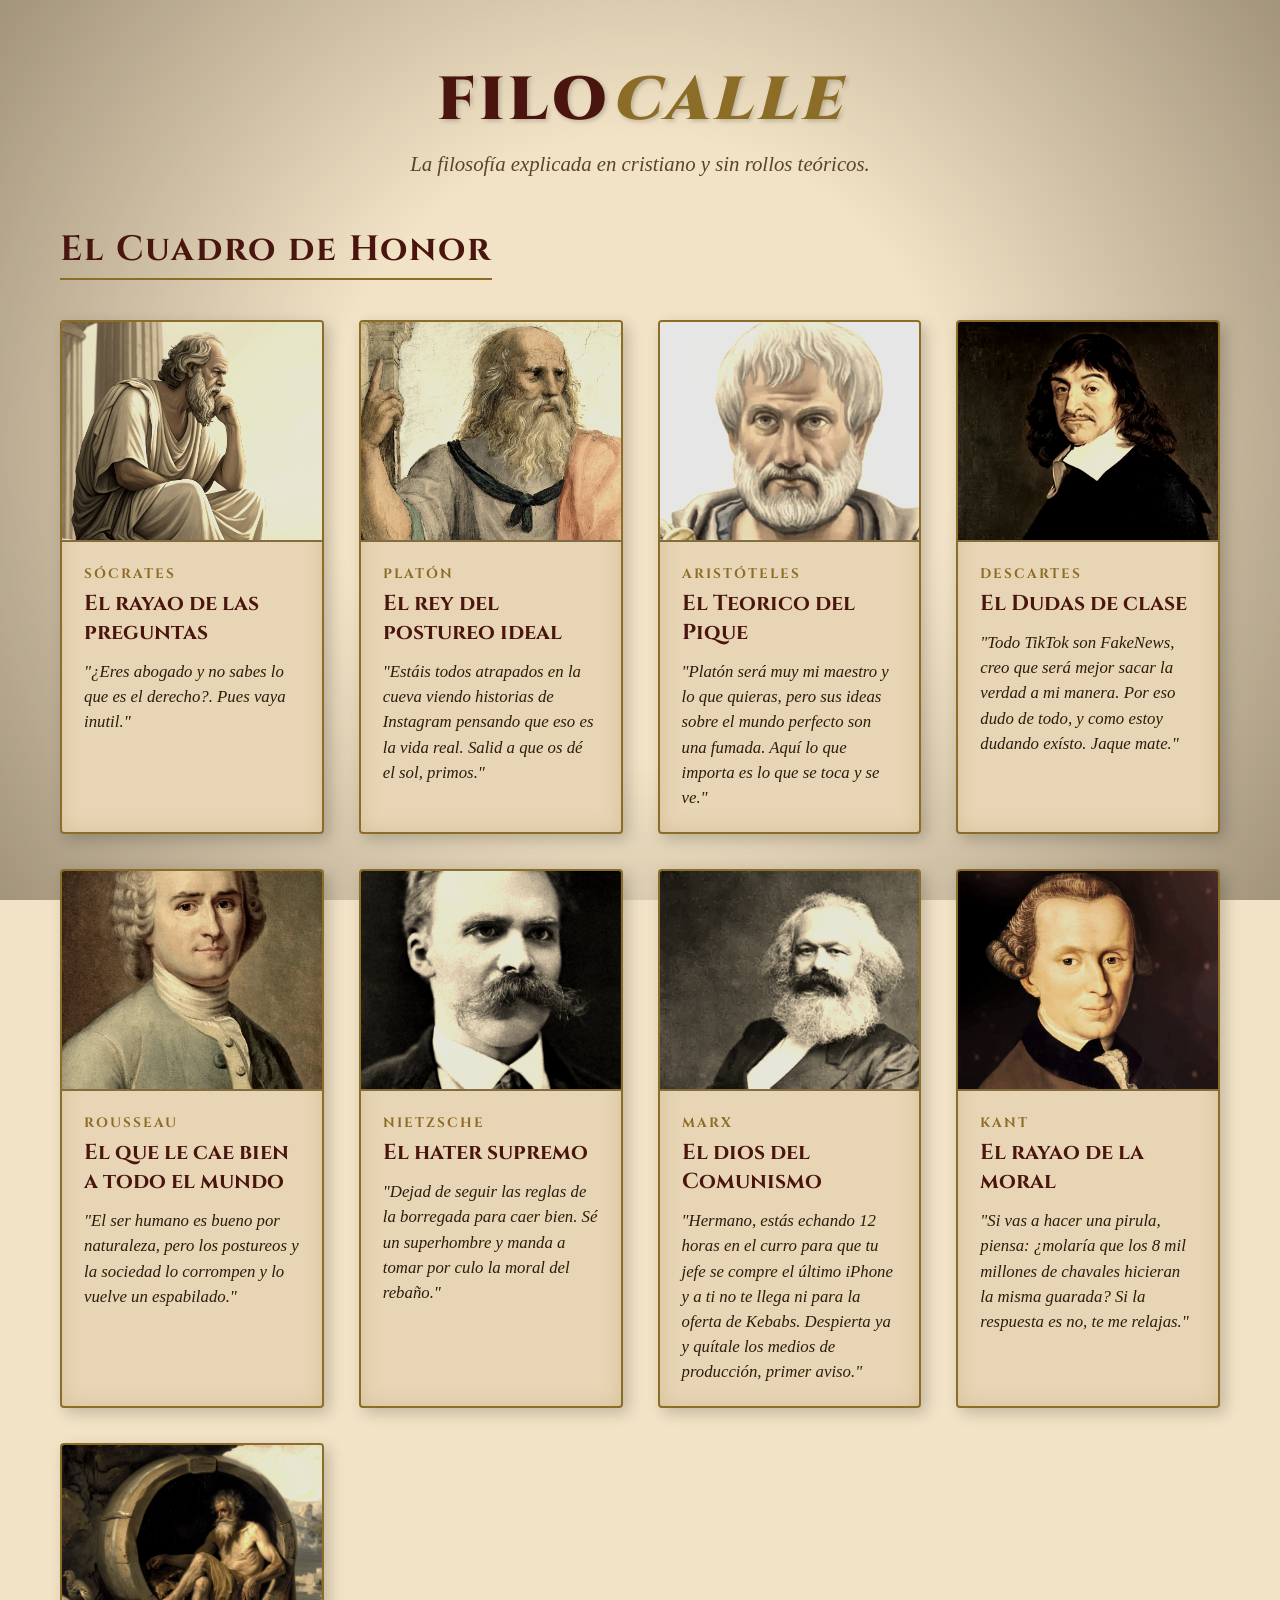
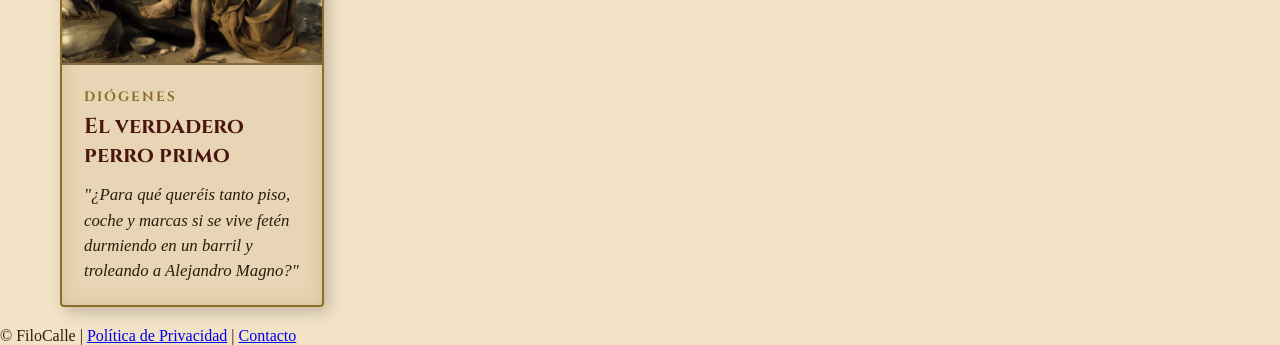
<file: index.html>
<!DOCTYPE html>
<html lang="es">
<head>
    <meta charset="UTF-8">
    <meta name="viewport" content="width=device-width, initial-scale=1.0">
    <title>FiloCalle - Filosofía sin rodeos</title>
    <link rel="stylesheet" href="style.css">
    <!-- Fuente moderna desde Google Fonts -->
    <link href="https://fonts.googleapis.com/css2?family=Montserrat:wght@400;700;900&display=swap" rel="stylesheet">
    <script async src="https://pagead2.googlesyndication.com/pagead/js/adsbygoogle.js?client=ca-pub-4954898366419208"
     crossorigin="anonymous"></script>
</head>
<body>

    <!-- Overlay oscuro para que el texto resalte sobre el fondo -->
    <div class="background-overlay"></div>

    <header class="hero">
        <h1 class="logo">FILO<span class="highlight">CALLE</span></h1>
        <p class="tagline">La filosofía explicada en cristiano y sin rollos teóricos.</p>
    </header>

    <main class="container">
        <h2 class="section-title">El Cuadro de Honor</h2>

        <section class="grid-filosofos">
            <a href="Socrates.html" class="card-link">
            <!--Socrates-->
            <article class="card">
                <div class="card-image socrates-img"></div>
                <div class="card-content">
                    <span class="filosofo-tag">Sócrates</span>
                    <h3 class="filosofo-nombre">El rayao de las preguntas</h3>
                    <p class="frase-callejera">
                        "¿Eres abogado y no sabes lo que es el derecho?. Pues vaya inutil."
                    </p>
                </div>
            </article>
            </a>

            <!-- Tarjeta 1: Platón -->
             <a href="platon.html" class="card-link">
            <article class="card">
                <div class="card-image platon-img"></div>
                <div class="card-content">
                    <span class="filosofo-tag">Platón</span>
                    <h3 class="filosofo-nombre">El rey del postureo ideal</h3>
                    <p class="frase-callejera">
                        "Estáis todos atrapados en la cueva viendo historias de Instagram pensando que eso es la vida real. Salid a que os dé el sol, primos."
                    </p>
                </div>
            </article>
            </a>
            <!--Aristoteles-->
            <a href="aristoteles.html" class="card-link">
            <article class="card">
                <div class="card-image aristoteles-img"></div>
                <div class="card-content">
                    <span class="filosofo-tag">Aristóteles</span>
                    <h3 class="filosofo-nombre">El Teorico del Pique</h3>
                    <p class="frase-callejera">
                        "Platón será muy mi maestro y lo que quieras, pero sus ideas sobre el mundo perfecto son una fumada. Aquí lo que importa es lo que se toca y se ve."
                    </p>
                </div>
            </article>
            </a>
            <!--Descartes-->
            <a href="descartes.html" class="card-link">
            <article class="card">
                <div class="card-image descartes-img"></div>
                <div class="card-content">
                    <span class="filosofo-tag">Descartes</span>
                    <h3 class="filosofo-nombre">El Dudas de clase</h3>
                    <p class="frase-callejera">
                        "Todo TikTok son FakeNews, creo que será mejor sacar la verdad a mi manera. Por eso dudo de todo, y como estoy dudando exísto. Jaque mate."
                    </p>
                </div>
            </article>
            </a>
            <!--Rousseau-->
            <a href="rousseau.html" class="card-link">
            <article class="card">
                <div class="card-image rousseau-img"></div>
                <div class="card-content">
                    <span class="filosofo-tag">Rousseau</span>
                    <h3 class="filosofo-nombre">El que le cae bien a todo el mundo</h3>
                    <p class="frase-callejera">
                        "El ser humano es bueno por naturaleza, pero los postureos y la sociedad lo corrompen y lo vuelve un espabilado."
                    </p>
                </div>
            </article>
            </a>
            <!-- Tarjeta 2: Nietzsche -->
            <a href="nietzsche.html" class="card-link">
            <article class="card">
                <div class="card-image nietzsche-img"></div>
                <div class="card-content">
                    <span class="filosofo-tag">Nietzsche</span>
                    <h3 class="filosofo-nombre">El hater supremo</h3>
                    <p class="frase-callejera">
                        "Dejad de seguir las reglas de la borregada para caer bien. Sé un superhombre y manda a tomar por culo la moral del rebaño."
                    </p>
                </div>
            </article>
            </a>
            <!--MArx-->
            <a href="marx.html" class="card-link">
            <article class="card">
                <div class="card-image marx-img"></div>
                <div class="card-content">
                    <span class="filosofo-tag">Marx</span>
                    <h3 class="filosofo-nombre">El dios del Comunismo</h3>
                    <p class="frase-callejera">
                        "Hermano, estás echando 12 horas en el curro para que tu jefe se compre el último iPhone y a ti no te llega ni para la oferta de Kebabs. Despierta ya y quítale los medios de producción, primer aviso."
                    </p>
                </div>
            </article>
            </a>
            <!-- Tarjeta 3: Kant -->
             <a href="kant.html" class="card-link">
            <article class="card">
                <div class="card-image kant-img"></div>
                <div class="card-content">
                    <span class="filosofo-tag">Kant</span>
                    <h3 class="filosofo-nombre">El rayao de la moral</h3>
                    <p class="frase-callejera">
                        "Si vas a hacer una pirula, piensa: ¿molaría que los 8 mil millones de chavales hicieran la misma guarada? Si la respuesta es no, te me relajas."
                    </p>
                </div>
            </article>
            </a>
            <!-- Tarjeta 4: Diógenes -->
            <a href="diogenes.html" class="card-link">
            <article class="card">
                <div class="card-image diogenes-img"></div>
                <div class="card-content">
                    <span class="filosofo-tag">Diógenes</span>
                    <h3 class="filosofo-nombre">El verdadero perro primo</h3>
                    <p class="frase-callejera">
                        "¿Para qué queréis tanto piso, coche y marcas si se vive fetén durmiendo en un barril y troleando a Alejandro Magno?"
                    </p>
                </div>
            </article>
            </a>
          

        </section>
    </main>
      <footer>
    <p>&copy; FiloCalle | <a href="privacidad.html">Política de Privacidad</a> | <a href="contacto.html">Contacto</a></p>
</footer>

</body>
</html>
</file>
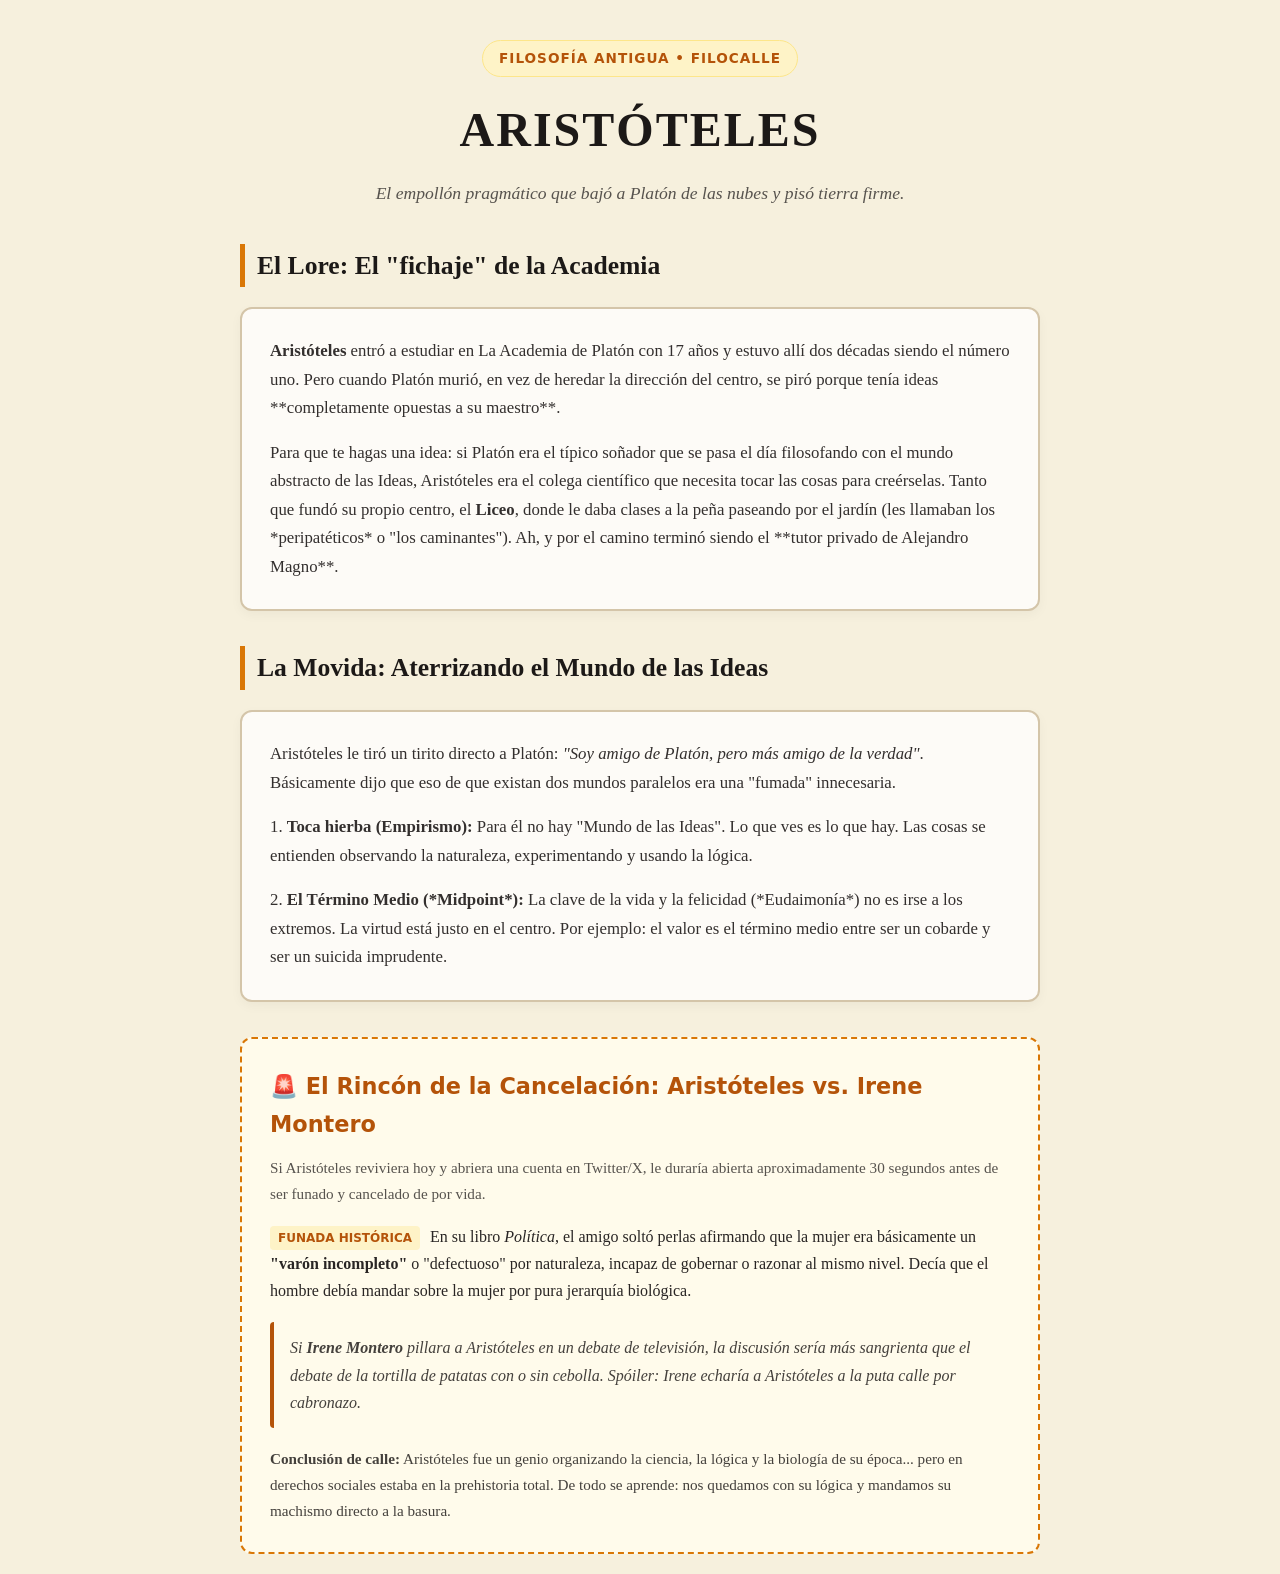
<file: aristoteles.html>
<!DOCTYPE html>
<html lang="es">
<head>
  <meta charset="UTF-8">
  <meta name="viewport" content="width=device-width, initial-scale=1.0">
  <title>Filocalle | Aristóteles</title>
  <style>
    :root {
      --bg-papyrus: #f6f0dd;
      --card-bg: #fdfbf7;
      --accent-yellow: #d97706;
      --accent-gold: #b45309;
      --border-ancient: #d4c5a9;
      --text-dark: #292524;
      --text-muted: #57534e;
      --radius: 12px;
    }

    * {
      box-sizing: border-box;
      margin: 0;
      padding: 0;
      font-family: 'Georgia', 'Times New Roman', serif;
    }

    body {
      background-color: var(--bg-papyrus);
      color: var(--text-dark);
      line-height: 1.7;
      padding: 20px;
      display: flex;
      justify-content: center;
    }

    .container {
      max-width: 800px;
      width: 100%;
    }

    header {
      text-align: center;
      margin-bottom: 35px;
      padding-top: 20px;
    }

    .badge {
      display: inline-block;
      background-color: #fef3c7;
      color: var(--accent-gold);
      font-weight: 700;
      font-size: 0.85rem;
      padding: 6px 16px;
      border-radius: 20px;
      margin-bottom: 12px;
      border: 1px solid #fde68a;
      text-transform: uppercase;
      letter-spacing: 1px;
      font-family: system-ui, -apple-system, sans-serif;
    }

    h1 {
      font-size: 3rem;
      font-weight: 900;
      margin-bottom: 8px;
      color: #1c1917;
      letter-spacing: 2px;
    }

    .subtitle {
      color: var(--text-muted);
      font-size: 1.1rem;
      font-style: italic;
    }

    .section-title {
      font-size: 1.6rem;
      margin-bottom: 20px;
      margin-top: 35px;
      border-left: 5px solid var(--accent-yellow);
      padding-left: 12px;
      color: #1c1917;
    }

    .content-box {
      background-color: var(--card-bg);
      border: 2px solid var(--border-ancient);
      border-radius: var(--radius);
      padding: 28px;
      box-shadow: 0 4px 12px rgba(0, 0, 0, 0.04);
      margin-bottom: 30px;
    }

    .content-box p {
      margin-bottom: 16px;
      font-size: 1.05rem;
      color: #332f2e;
    }

    .content-box p:last-child {
      margin-bottom: 0;
    }

    .highlight-phrase {
      background-color: #fffbeb;
      border-left: 4px solid var(--accent-gold);
      padding: 12px 16px;
      border-radius: 4px;
      font-style: italic;
      margin: 18px 0;
      color: #44403c;
    }

    .fun-section {
      background-color: #fffbeb;
      border: 2px dashed var(--accent-yellow);
      border-radius: var(--radius);
      padding: 28px;
      margin-top: 35px;
    }

    .fun-section h3 {
      color: var(--accent-gold);
      font-size: 1.4rem;
      margin-bottom: 12px;
      font-family: system-ui, -apple-system, sans-serif;
    }

    .tag-cristiano {
      display: inline-block;
      background-color: #fef3c7;
      color: var(--accent-gold);
      font-weight: 700;
      font-size: 0.75rem;
      padding: 2px 8px;
      border-radius: 4px;
      text-transform: uppercase;
      margin-right: 6px;
      font-family: system-ui, -apple-system, sans-serif;
    }

    footer {
      text-align: center;
      margin-top: 50px;
      color: var(--text-muted);
      font-size: 0.85rem;
      border-top: 1px solid var(--border-ancient);
      padding-top: 20px;
      font-family: system-ui, -apple-system, sans-serif;
    }
  </style>
</head>
<body>

  <div class="container">
    
    <!-- HEADER -->
    <header>
      <span class="badge">Filosofía Antigua • Filocalle</span>
      <h1>ARISTÓTELES</h1>
      <p class="subtitle">El empollón pragmático que bajó a Platón de las nubes y pisó tierra firme.</p>
    </header>

    <!-- ¿QUIÉN ERA Y DE DÓNDE SALE? -->
    <h2 class="section-title">El Lore: El "fichaje" de la Academia</h2>
    <div class="content-box">
      <p>
        <strong>Aristóteles</strong> entró a estudiar en La Academia de Platón con 17 años y estuvo allí dos décadas siendo el número uno. Pero cuando Platón murió, en vez de heredar la dirección del centro, se piró porque tenía ideas **completamente opuestas a su maestro**.
      </p>
      <p>
        Para que te hagas una idea: si Platón era el típico soñador que se pasa el día filosofando con el mundo abstracto de las Ideas, Aristóteles era el colega científico que necesita tocar las cosas para creérselas. Tanto que fundó su propio centro, el <strong>Liceo</strong>, donde le daba clases a la peña paseando por el jardín (les llamaban los *peripatéticos* o "los caminantes"). Ah, y por el camino terminó siendo el **tutor privado de Alejandro Magno**.
      </p>
    </div>

    <!-- SU FILOSOFÍA: EL "BEEF" CON PLATÓN -->
    <h2 class="section-title">La Movida: Aterrizando el Mundo de las Ideas</h2>
    <div class="content-box">
      <p>
        Aristóteles le tiró un tirito directo a Platón: <em>"Soy amigo de Platón, pero más amigo de la verdad"</em>. Básicamente dijo que eso de que existan dos mundos paralelos era una "fumada" innecesaria.
      </p>
      <p>
        1. <strong>Toca hierba (Empirismo):</strong> Para él no hay "Mundo de las Ideas". Lo que ves es lo que hay. Las cosas se entienden observando la naturaleza, experimentando y usando la lógica.
      </p>
      <p>
        2. <strong>El Término Medio (*Midpoint*):</strong> La clave de la vida y la felicidad (*Eudaimonía*) no es irse a los extremos. La virtud está justo en el centro. Por ejemplo: el valor es el término medio entre ser un cobarde y ser un suicida imprudente.
      </p>
    </div>

    <!-- EL LADO "CANCELABLE": SU MACHISMO -->
    <div class="fun-section">
      <h3>🚨 El Rincón de la Cancelación: Aristóteles vs. Irene Montero</h3>
      <p style="margin-bottom: 16px; color: var(--text-muted); font-size: 0.95rem;">
        Si Aristóteles reviviera hoy y abriera una cuenta en Twitter/X, le duraría abierta aproximadamente 30 segundos antes de ser funado y cancelado de por vida.
      </p>

      <p style="margin-bottom: 14px;">
        <span class="tag-cristiano">Funada histórica</span> En su libro <em>Política</em>, el amigo soltó perlas afirmando que la mujer era básicamente un <strong>"varón incompleto"</strong> o "defectuoso" por naturaleza, incapaz de gobernar o razonar al mismo nivel. Decía que el hombre debía mandar sobre la mujer por pura jerarquía biológica.
      </p>

      <div class="highlight-phrase">
        Si <strong>Irene Montero</strong> pillara a Aristóteles en un debate de televisión, la discusión sería más sangrienta que el debate de la tortilla de patatas con o sin cebolla. Spóiler: Irene echaría a Aristóteles a la puta calle por cabronazo.
      </div>

      <p style="font-size: 0.95rem; color: #44403c;">
        <strong>Conclusión de calle:</strong> Aristóteles fue un genio organizando la ciencia, la lógica y la biología de su época... pero en derechos sociales estaba en la prehistoria total. De todo se aprende: nos quedamos con su lógica y mandamos su machismo directo a la basura.
      </p>
    </div>


  </div>

</body>
</html>
</file>
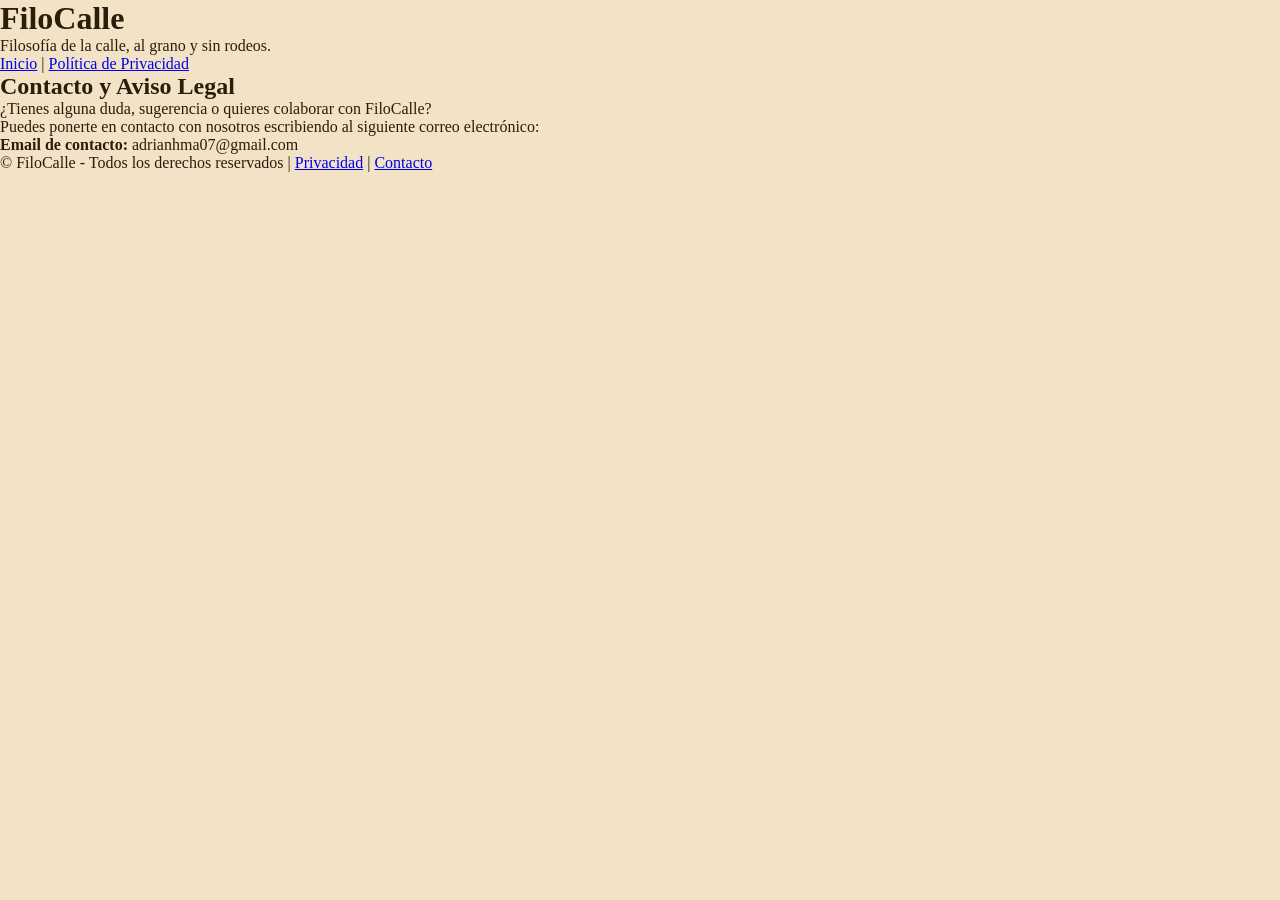
<file: contacto.html>
<!DOCTYPE html>
<html lang="es">
<head>
    <meta charset="UTF-8">
    <meta name="viewport" content="width=device-width, initial-scale=1.0">
    <title>Contacto - FiloCalle</title>
    <link rel="stylesheet" href="style.css">
</head>
<body>
    <header>
        <h1>FiloCalle</h1>
        <p>Filosofía de la calle, al grano y sin rodeos.</p>
        <nav>
            <a href="index.html">Inicio</a> | 
            <a href="privacidad.html">Política de Privacidad</a>
        </nav>
    </header>

    <main>
        <section>
            <h2>Contacto y Aviso Legal</h2>
            <p>¿Tienes alguna duda, sugerencia o quieres colaborar con FiloCalle?</p>
            <p>Puedes ponerte en contacto con nosotros escribiendo al siguiente correo electrónico:</p>
            <p><strong>Email de contacto:</strong> adrianhma07@gmail.com</p>
        </section>
    </main>

    <footer>
        <p>&copy; FiloCalle - Todos los derechos reservados | <a href="privacidad.html">Privacidad</a> | <a href="contacto.html">Contacto</a></p>
    </footer>
</body>
</html>
</file>
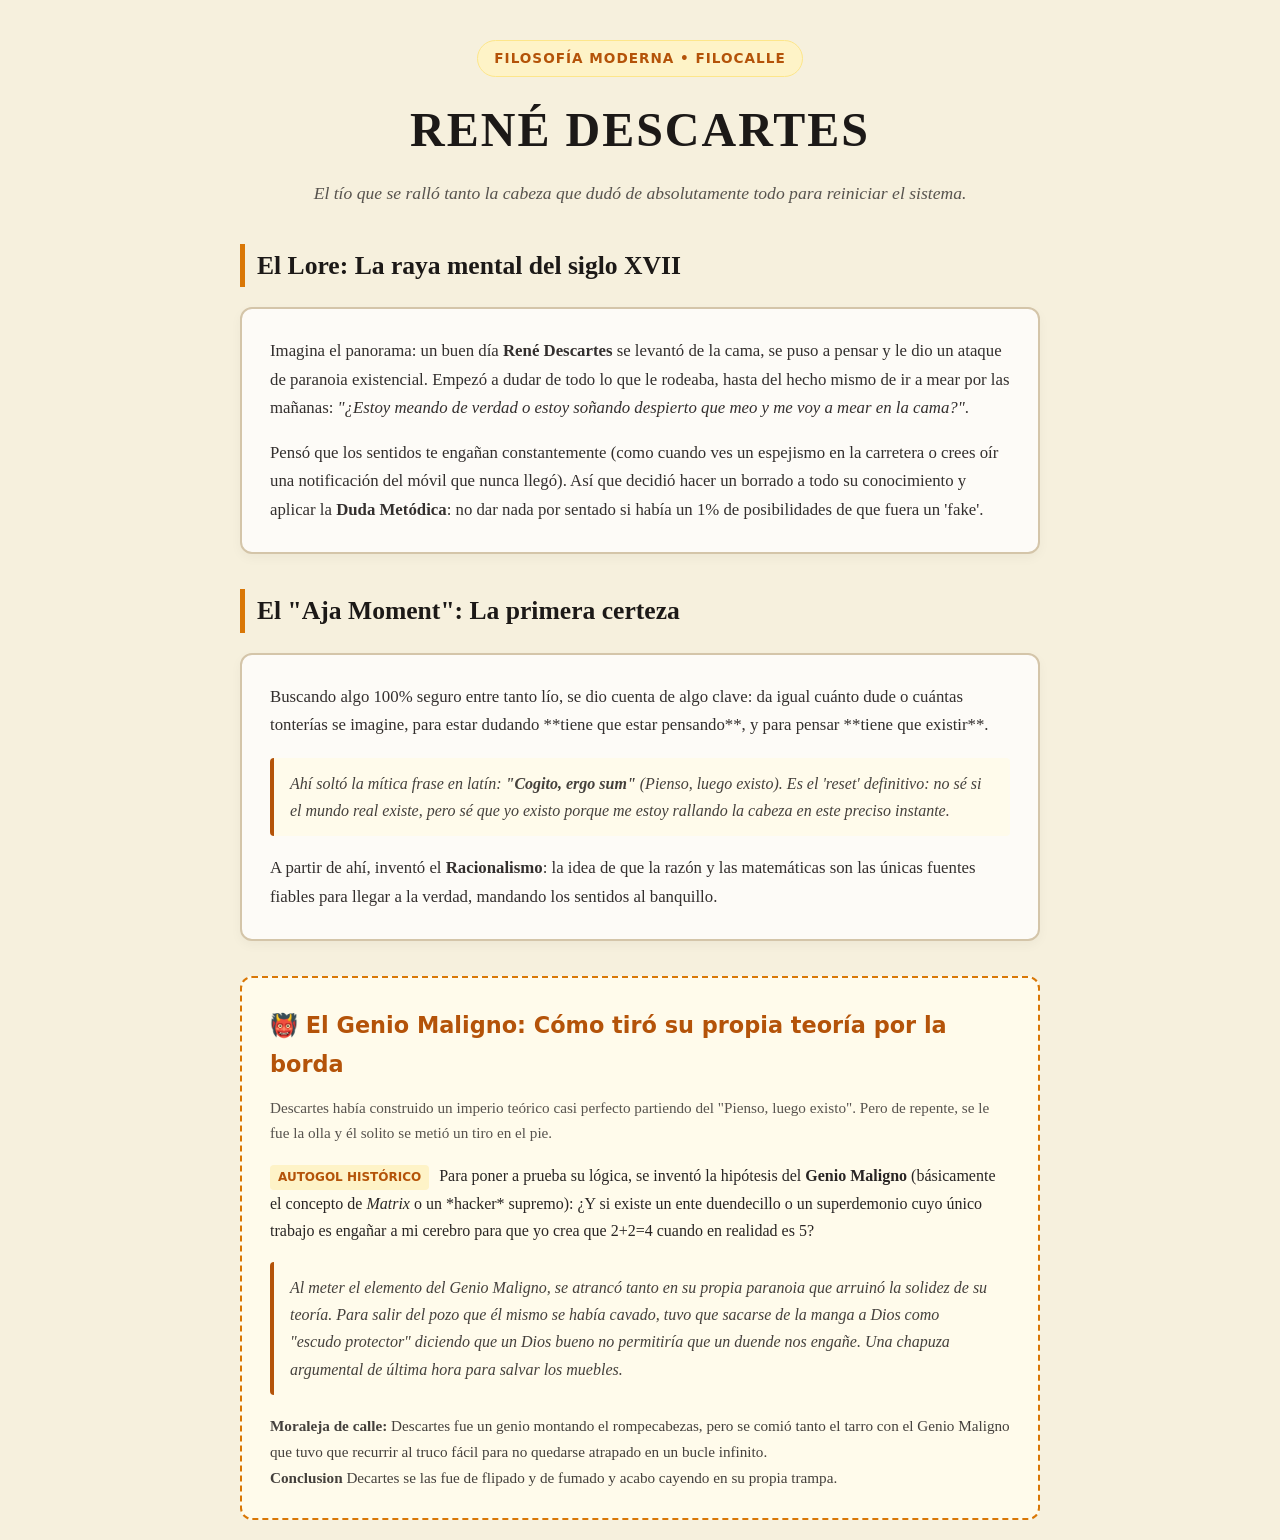
<file: descartes.html>
<!DOCTYPE html>
<html lang="es">
<head>
  <meta charset="UTF-8">
  <meta name="viewport" content="width=device-width, initial-scale=1.0">
  <title>Filocalle | René Descartes</title>
  <style>
    :root {
      --bg-papyrus: #f6f0dd;
      --card-bg: #fdfbf7;
      --accent-yellow: #d97706;
      --accent-gold: #b45309;
      --border-ancient: #d4c5a9;
      --text-dark: #292524;
      --text-muted: #57534e;
      --radius: 12px;
    }

    * {
      box-sizing: border-box;
      margin: 0;
      padding: 0;
      font-family: 'Georgia', 'Times New Roman', serif;
    }

    body {
      background-color: var(--bg-papyrus);
      color: var(--text-dark);
      line-height: 1.7;
      padding: 20px;
      display: flex;
      justify-content: center;
    }

    .container {
      max-width: 800px;
      width: 100%;
    }

    header {
      text-align: center;
      margin-bottom: 35px;
      padding-top: 20px;
    }

    .badge {
      display: inline-block;
      background-color: #fef3c7;
      color: var(--accent-gold);
      font-weight: 700;
      font-size: 0.85rem;
      padding: 6px 16px;
      border-radius: 20px;
      margin-bottom: 12px;
      border: 1px solid #fde68a;
      text-transform: uppercase;
      letter-spacing: 1px;
      font-family: system-ui, -apple-system, sans-serif;
    }

    h1 {
      font-size: 3rem;
      font-weight: 900;
      margin-bottom: 8px;
      color: #1c1917;
      letter-spacing: 2px;
    }

    .subtitle {
      color: var(--text-muted);
      font-size: 1.1rem;
      font-style: italic;
    }

    .section-title {
      font-size: 1.6rem;
      margin-bottom: 20px;
      margin-top: 35px;
      border-left: 5px solid var(--accent-yellow);
      padding-left: 12px;
      color: #1c1917;
    }

    .content-box {
      background-color: var(--card-bg);
      border: 2px solid var(--border-ancient);
      border-radius: var(--radius);
      padding: 28px;
      box-shadow: 0 4px 12px rgba(0, 0, 0, 0.04);
      margin-bottom: 30px;
    }

    .content-box p {
      margin-bottom: 16px;
      font-size: 1.05rem;
      color: #332f2e;
    }

    .content-box p:last-child {
      margin-bottom: 0;
    }

    .highlight-phrase {
      background-color: #fffbeb;
      border-left: 4px solid var(--accent-gold);
      padding: 12px 16px;
      border-radius: 4px;
      font-style: italic;
      margin: 18px 0;
      color: #44403c;
    }

    .fail-section {
      background-color: #fffbeb;
      border: 2px dashed var(--accent-yellow);
      border-radius: var(--radius);
      padding: 28px;
      margin-top: 35px;
    }

    .fail-section h3 {
      color: var(--accent-gold);
      font-size: 1.4rem;
      margin-bottom: 12px;
      font-family: system-ui, -apple-system, sans-serif;
    }

    .tag-cristiano {
      display: inline-block;
      background-color: #fef3c7;
      color: var(--accent-gold);
      font-weight: 700;
      font-size: 0.75rem;
      padding: 2px 8px;
      border-radius: 4px;
      text-transform: uppercase;
      margin-right: 6px;
      font-family: system-ui, -apple-system, sans-serif;
    }

    footer {
      text-align: center;
      margin-top: 50px;
      color: var(--text-muted);
      font-size: 0.85rem;
      border-top: 1px solid var(--border-ancient);
      padding-top: 20px;
      font-family: system-ui, -apple-system, sans-serif;
    }
  </style>
</head>
<body>

  <div class="container">
    
    <!-- HEADER -->
    <header>
      <span class="badge">Filosofía Moderna • Filocalle</span>
      <h1>RENÉ DESCARTES</h1>
      <p class="subtitle">El tío que se ralló tanto la cabeza que dudó de absolutamente todo para reiniciar el sistema.</p>
    </header>

    <!-- EL LORE Y LA DUDA METÓDICA -->
    <h2 class="section-title">El Lore: La raya mental del siglo XVII</h2>
    <div class="content-box">
      <p>
        Imagina el panorama: un buen día <strong>René Descartes</strong> se levantó de la cama, se puso a pensar y le dio un ataque de paranoia existencial. Empezó a dudar de todo lo que le rodeaba, hasta del hecho mismo de ir a mear por las mañanas: <em>"¿Estoy meando de verdad o estoy soñando despierto que meo y me voy a mear en la cama?"</em>.
      </p>
      <p>
        Pensó que los sentidos te engañan constantemente (como cuando ves un espejismo en la carretera o crees oír una notificación del móvil que nunca llegó). Así que decidió hacer un borrado a todo su conocimiento y aplicar la <strong>Duda Metódica</strong>: no dar nada por sentado si había un 1% de posibilidades de que fuera un 'fake'.
      </p>
    </div>

    <!-- SU FRASE Y FILOSOFÍA -->
    <h2 class="section-title">El "Aja Moment": La primera certeza</h2>
    <div class="content-box">
      <p>
        Buscando algo 100% seguro entre tanto lío, se dio cuenta de algo clave: da igual cuánto dude o cuántas tonterías se imagine, para estar dudando **tiene que estar pensando**, y para pensar **tiene que existir**.
      </p>
      
      <div class="highlight-phrase">
        Ahí soltó la mítica frase en latín: <strong>"Cogito, ergo sum"</strong> (<em>Pienso, luego existo</em>). Es el 'reset' definitivo: no sé si el mundo real existe, pero sé que yo existo porque me estoy rallando la cabeza en este preciso instante.
      </div>

      <p>
        A partir de ahí, inventó el <strong>Racionalismo</strong>: la idea de que la razón y las matemáticas son las únicas fuentes fiables para llegar a la verdad, mandando los sentidos al banquillo.
      </p>
    </div>

    <!-- EL GENIO MALIGNO: EL AUTOGOL DE DESCARTES -->
    <div class="fail-section">
      <h3>👹 El Genio Maligno: Cómo tiró su propia teoría por la borda</h3>
      <p style="margin-bottom: 16px; color: var(--text-muted); font-size: 0.95rem;">
        Descartes había construido un imperio teórico casi perfecto partiendo del "Pienso, luego existo". Pero de repente, se le fue la olla y él solito se metió un tiro en el pie.
      </p>

      <p style="margin-bottom: 14px;">
        <span class="tag-cristiano">Autogol histórico</span> Para poner a prueba su lógica, se inventó la hipótesis del <strong>Genio Maligno</strong> (básicamente el concepto de <em>Matrix</em> o un *hacker* supremo): ¿Y si existe un ente duendecillo o un superdemonio cuyo único trabajo es engañar a mi cerebro para que yo crea que 2+2=4 cuando en realidad es 5?
      </p>

      <div class="highlight-phrase">
        Al meter el elemento del Genio Maligno, se atrancó tanto en su propia paranoia que arruinó la solidez de su teoría. Para salir del pozo que él mismo se había cavado, tuvo que sacarse de la manga a Dios como "escudo protector" diciendo que un Dios bueno no permitiría que un duende nos engañe. Una chapuza argumental de última hora para salvar los muebles.
      </div>

      <p style="font-size: 0.95rem; color: #44403c;">
        <strong>Moraleja de calle:</strong> Descartes fue un genio montando el rompecabezas, pero se comió tanto el tarro con el Genio Maligno que tuvo que recurrir al truco fácil para no quedarse atrapado en un bucle infinito.
      </p>
      <p style="font-size: 0.95rem; color: #44403c;">
        <strong>Conclusion</strong> Decartes se las fue de flipado y de fumado y acabo cayendo en su propia trampa.
      </p>
    </div>

  </div>

</body>
</html>
</file>
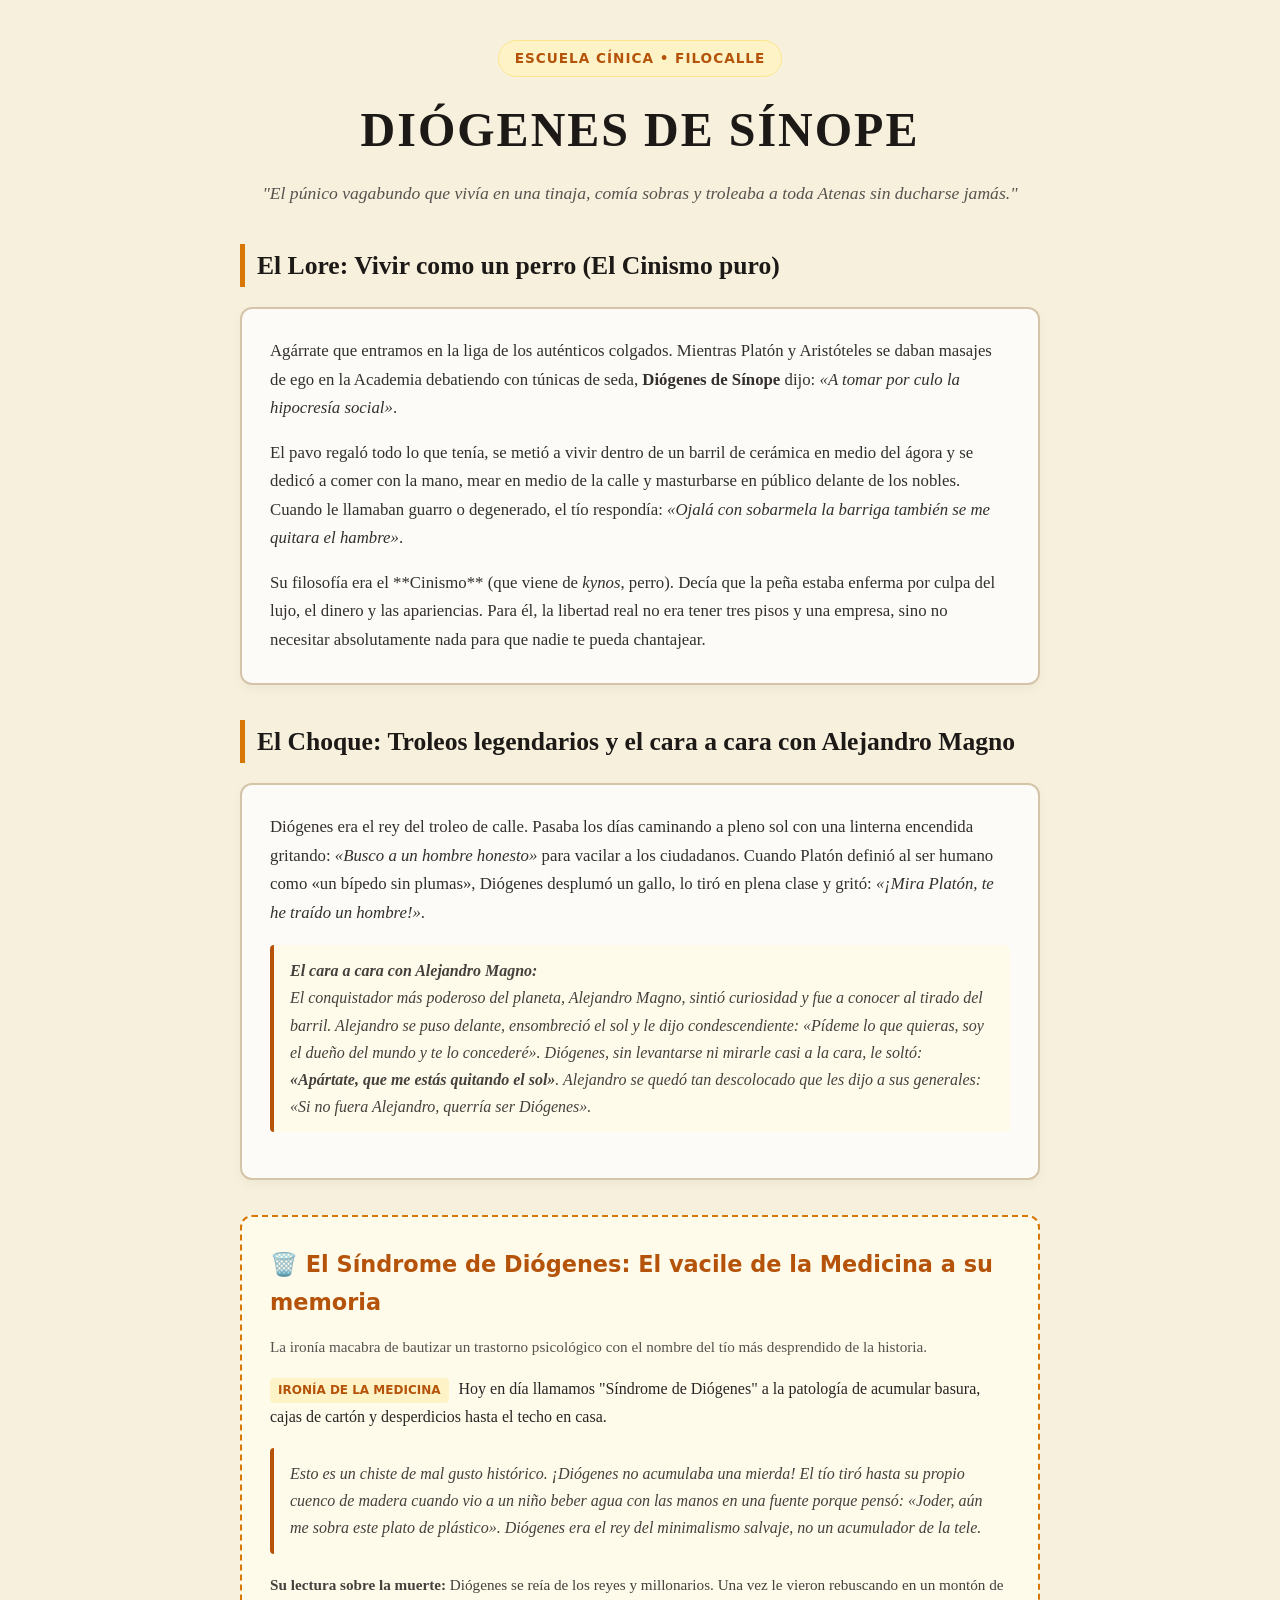
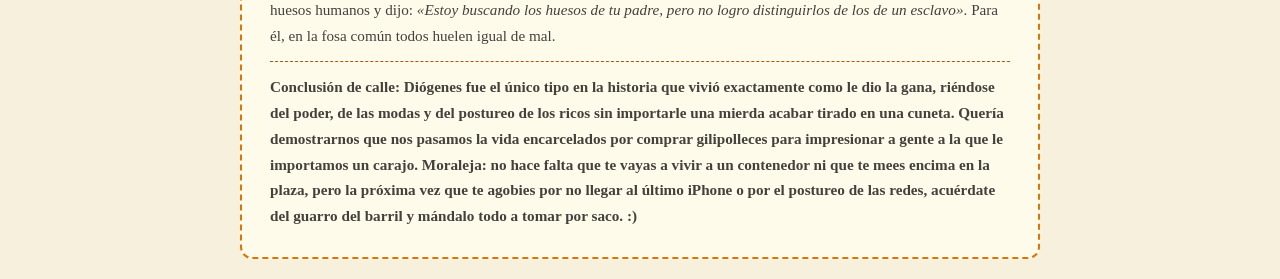
<file: diogenes.html>
<!DOCTYPE html>
<html lang="es">
<head>
  <meta charset="UTF-8">
  <meta name="viewport" content="width=device-width, initial-scale=1.0">
  <title>Filocalle | Diógenes de Sínope</title>
  <style>
    :root {
      --bg-papyrus: #f6f0dd;
      --card-bg: #fdfbf7;
      --accent-yellow: #d97706;
      --accent-gold: #b45309;
      --border-ancient: #d4c5a9;
      --text-dark: #292524;
      --text-muted: #57534e;
      --radius: 12px;
    }

    * {
      box-sizing: border-box;
      margin: 0;
      padding: 0;
      font-family: 'Georgia', 'Times New Roman', serif;
    }

    body {
      background-color: var(--bg-papyrus);
      color: var(--text-dark);
      line-height: 1.7;
      padding: 20px;
      display: flex;
      justify-content: center;
    }

    .container {
      max-width: 800px;
      width: 100%;
    }

    header {
      text-align: center;
      margin-bottom: 35px;
      padding-top: 20px;
    }

    .badge {
      display: inline-block;
      background-color: #fef3c7;
      color: var(--accent-gold);
      font-weight: 700;
      font-size: 0.85rem;
      padding: 6px 16px;
      border-radius: 20px;
      margin-bottom: 12px;
      border: 1px solid #fde68a;
      text-transform: uppercase;
      letter-spacing: 1px;
      font-family: system-ui, -apple-system, sans-serif;
    }

    h1 {
      font-size: 3rem;
      font-weight: 900;
      margin-bottom: 8px;
      color: #1c1917;
      letter-spacing: 2px;
    }

    .subtitle {
      color: var(--text-muted);
      font-size: 1.1rem;
      font-style: italic;
    }

    .section-title {
      font-size: 1.6rem;
      margin-bottom: 20px;
      margin-top: 35px;
      border-left: 5px solid var(--accent-yellow);
      padding-left: 12px;
      color: #1c1917;
    }

    .content-box {
      background-color: var(--card-bg);
      border: 2px solid var(--border-ancient);
      border-radius: var(--radius);
      padding: 28px;
      box-shadow: 0 4px 12px rgba(0, 0, 0, 0.04);
      margin-bottom: 30px;
    }

    .content-box p {
      margin-bottom: 16px;
      font-size: 1.05rem;
      color: #332f2e;
    }

    .content-box p:last-child {
      margin-bottom: 0;
    }

    .highlight-phrase {
      background-color: #fffbeb;
      border-left: 4px solid var(--accent-gold);
      padding: 12px 16px;
      border-radius: 4px;
      font-style: italic;
      margin: 18px 0;
      color: #44403c;
    }

    .fail-section {
      background-color: #fffbeb;
      border: 2px dashed var(--accent-yellow);
      border-radius: var(--radius);
      padding: 28px;
      margin-top: 35px;
    }

    .fail-section h3 {
      color: var(--accent-gold);
      font-size: 1.4rem;
      margin-bottom: 12px;
      font-family: system-ui, -apple-system, sans-serif;
    }

    .tag-cristiano {
      display: inline-block;
      background-color: #fef3c7;
      color: var(--accent-gold);
      font-weight: 700;
      font-size: 0.75rem;
      padding: 2px 8px;
      border-radius: 4px;
      text-transform: uppercase;
      margin-right: 6px;
      font-family: system-ui, -apple-system, sans-serif;
    }

    footer {
      text-align: center;
      margin-top: 50px;
      color: var(--text-muted);
      font-size: 0.85rem;
      border-top: 1px solid var(--border-ancient);
      padding-top: 20px;
      font-family: system-ui, -apple-system, sans-serif;
    }
  </style>
</head>
<body>

  <div class="container">
    
    <!-- HEADER -->
    <header>
      <span class="badge">Escuela Cínica • Filocalle</span>
      <h1>DIÓGENES DE SÍNOPE</h1>
      <p class="subtitle">"El púnico vagabundo que vivía en una tinaja, comía sobras y troleaba a toda Atenas sin ducharse jamás."</p>
    </header>

    <!-- EL LORE: EL VAGABUNDO REVOLUCIONARIO -->
    <h2 class="section-title">El Lore: Vivir como un perro (El Cinismo puro)</h2>
    <div class="content-box">
      <p>
        Agárrate que entramos en la liga de los auténticos colgados. Mientras Platón y Aristóteles se daban masajes de ego en la Academia debatiendo con túnicas de seda, <strong>Diógenes de Sínope</strong> dijo: <em>«A tomar por culo la hipocresía social»</em>.
      </p>
      <p>
        El pavo regaló todo lo que tenía, se metió a vivir dentro de un barril de cerámica en medio del ágora y se dedicó a comer con la mano, mear en medio de la calle y masturbarse en público delante de los nobles. Cuando le llamaban guarro o degenerado, el tío respondía: <em>«Ojalá con sobarmela la barriga también se me quitara el hambre»</em>.
      </p>
      <p>
        Su filosofía era el **Cinismo** (que viene de <em>kynos</em>, perro). Decía que la peña estaba enferma por culpa del lujo, el dinero y las apariencias. Para él, la libertad real no era tener tres pisos y una empresa, sino no necesitar absolutamente nada para que nadie te pueda chantajear.
      </p>
    </div>

    <!-- TROLEOS HISTÓRICOS Y ALEJANDRO MAGNO -->
    <h2 class="section-title">El Choque: Troleos legendarios y el cara a cara con Alejandro Magno</h2>
    <div class="content-box">
      <p>
        Diógenes era el rey del troleo de calle. Pasaba los días caminando a pleno sol con una linterna encendida gritando: <em>«Busco a un hombre honesto»</em> para vacilar a los ciudadanos. Cuando Platón definió al ser humano como «un bípedo sin plumas», Diógenes desplumó un gallo, lo tiró en plena clase y gritó: <em>«¡Mira Platón, te he traído un hombre!»</em>.
      </p>      
      
      <div class="highlight-phrase">
        <strong>El cara a cara con Alejandro Magno:</strong><br>
        El conquistador más poderoso del planeta, Alejandro Magno, sintió curiosidad y fue a conocer al tirado del barril. Alejandro se puso delante, ensombreció el sol y le dijo condescendiente: <em>«Pídeme lo que quieras, soy el dueño del mundo y te lo concederé»</em>.
        Diógenes, sin levantarse ni mirarle casi a la cara, le soltó: <strong>«Apártate, que me estás quitando el sol»</strong>.
        Alejandro se quedó tan descolocado que les dijo a sus generales: <em>«Si no fuera Alejandro, querría ser Diógenes»</em>.
      </div>
    </div>

    <!-- EL SÍNDROME DE DIÓGENES Y LA MORALEJA -->
    <div class="fail-section">
      <h3>🗑️ El Síndrome de Diógenes: El vacile de la Medicina a su memoria</h3>
      <p style="margin-bottom: 16px; color: var(--text-muted); font-size: 0.95rem;">
        La ironía macabra de bautizar un trastorno psicológico con el nombre del tío más desprendido de la historia.
      </p>

      <p style="margin-bottom: 14px;">
        <span class="tag-cristiano">Ironía de la medicina</span> Hoy en día llamamos "Síndrome de Diógenes" a la patología de acumular basura, cajas de cartón y desperdicios hasta el techo en casa.
      </p>

      <div class="highlight-phrase">
        Esto es un chiste de mal gusto histórico. ¡Diógenes no acumulaba una mierda! El tío tiró hasta su propio cuenco de madera cuando vio a un niño beber agua con las manos en una fuente porque pensó: «Joder, aún me sobra este plato de plástico». Diógenes era el rey del minimalismo salvaje, no un acumulador de la tele.
      </div>

      <p style="font-size: 0.95rem; color: #44403c; margin-bottom: 12px;">
        <strong>Su lectura sobre la muerte:</strong> Diógenes se reía de los reyes y millonarios. Una vez le vieron rebuscando en un montón de huesos humanos y dijo: <em>«Estoy buscando los huesos de tu padre, pero no logro distinguirlos de los de un esclavo»</em>. Para él, en la fosa común todos huelen igual de mal.
      </p>
      
      <p style="font-size: 0.95rem; color: #44403c; font-weight: bold; border-top: 1px dashed var(--accent-gold); padding-top: 12px; margin-top: 12px;">
        <strong>Conclusión de calle:</strong> Diógenes fue el único tipo en la historia que vivió exactamente como le dio la gana, riéndose del poder, de las modas y del postureo de los ricos sin importarle una mierda acabar tirado en una cuneta. Quería demostrarnos que nos pasamos la vida encarcelados por comprar gilipolleces para impresionar a gente a la que le importamos un carajo. Moraleja: no hace falta que te vayas a vivir a un contenedor ni que te mees encima en la plaza, pero la próxima vez que te agobies por no llegar al último iPhone o por el postureo de las redes, acuérdate del guarro del barril y mándalo todo a tomar por saco. :)
      </p>
    </div>

  </div>

</body>
</html>
</file>
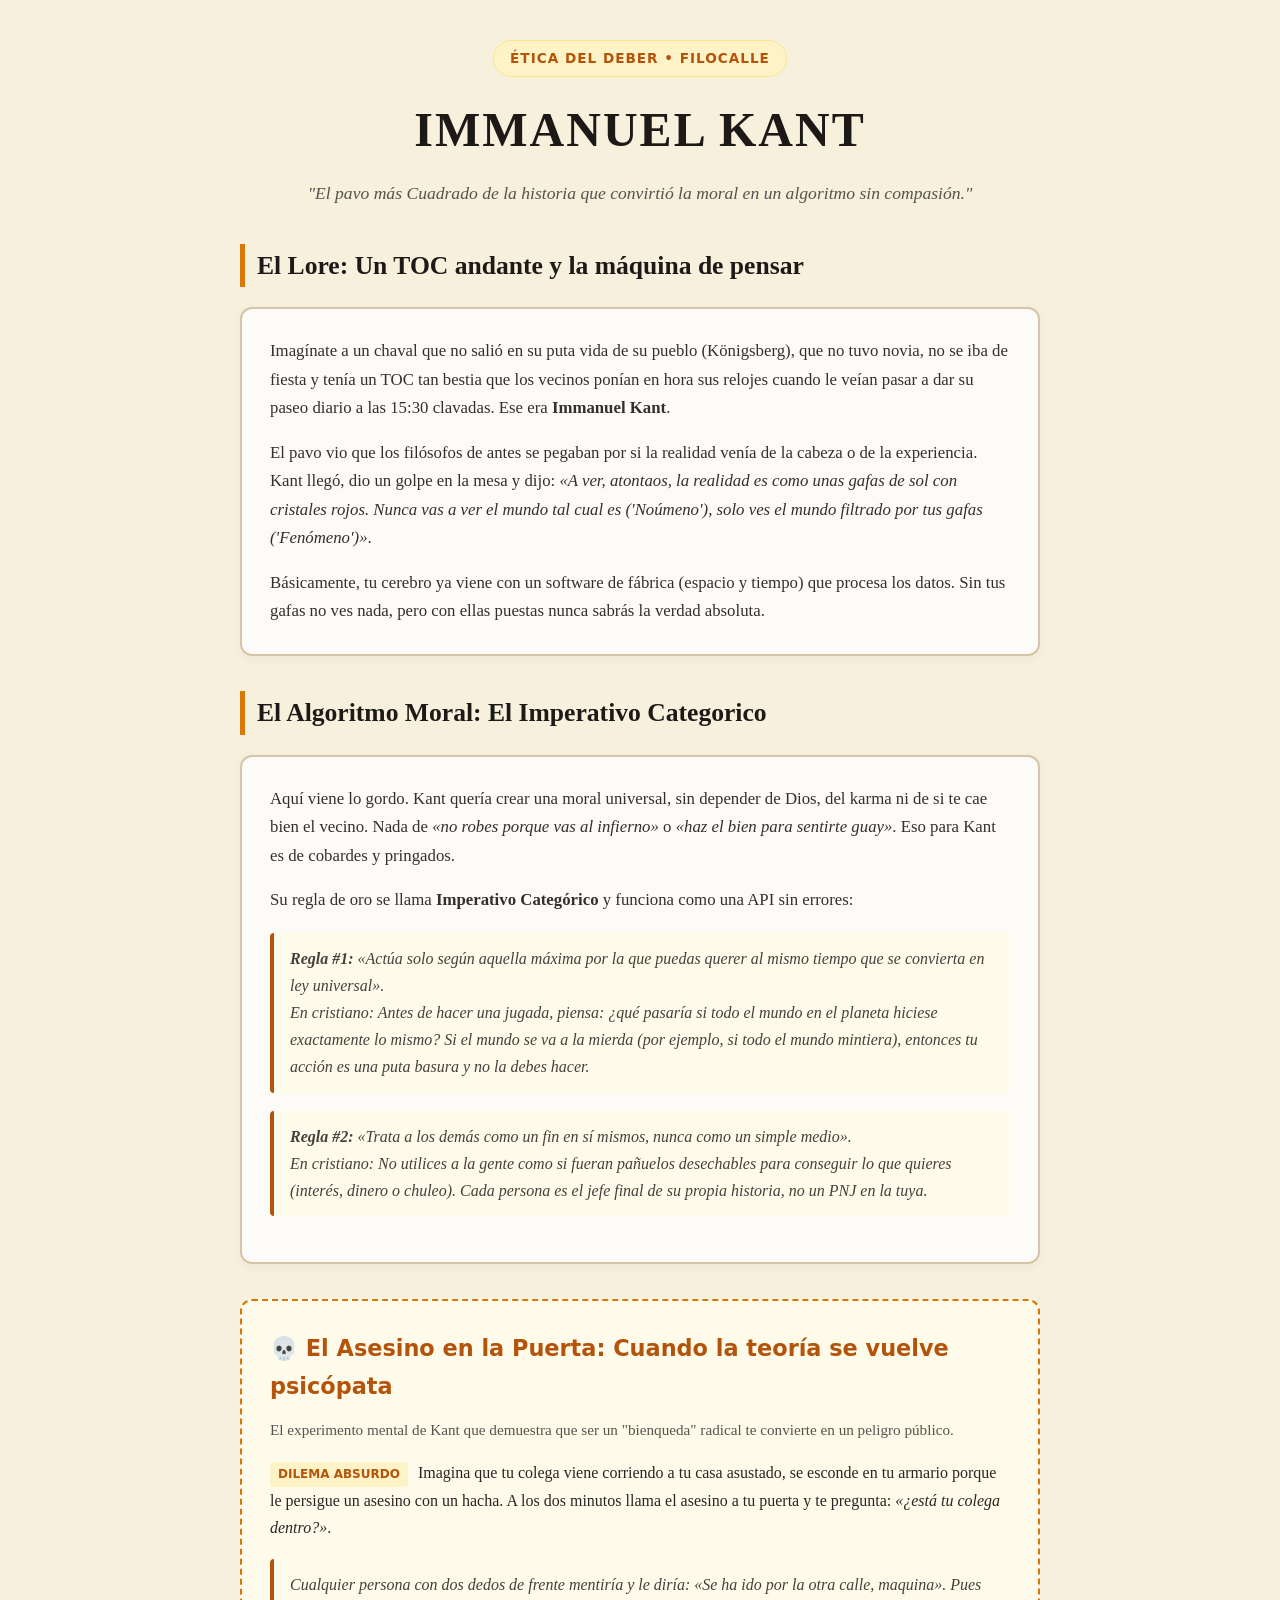
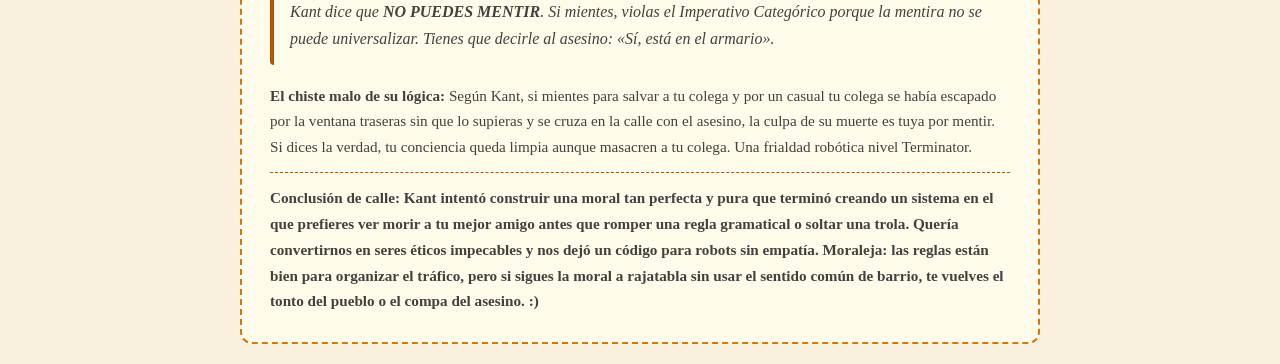
<file: kant.html>
<!DOCTYPE html>
<html lang="es">
<head>
  <meta charset="UTF-8">
  <meta name="viewport" content="width=device-width, initial-scale=1.0">
  <title>Filocalle | Immanuel Kant</title>
  <style>
    :root {
      --bg-papyrus: #f6f0dd;
      --card-bg: #fdfbf7;
      --accent-yellow: #d97706;
      --accent-gold: #b45309;
      --border-ancient: #d4c5a9;
      --text-dark: #292524;
      --text-muted: #57534e;
      --radius: 12px;
    }

    * {
      box-sizing: border-box;
      margin: 0;
      padding: 0;
      font-family: 'Georgia', 'Times New Roman', serif;
    }

    body {
      background-color: var(--bg-papyrus);
      color: var(--text-dark);
      line-height: 1.7;
      padding: 20px;
      display: flex;
      justify-content: center;
    }

    .container {
      max-width: 800px;
      width: 100%;
    }

    header {
      text-align: center;
      margin-bottom: 35px;
      padding-top: 20px;
    }

    .badge {
      display: inline-block;
      background-color: #fef3c7;
      color: var(--accent-gold);
      font-weight: 700;
      font-size: 0.85rem;
      padding: 6px 16px;
      border-radius: 20px;
      margin-bottom: 12px;
      border: 1px solid #fde68a;
      text-transform: uppercase;
      letter-spacing: 1px;
      font-family: system-ui, -apple-system, sans-serif;
    }

    h1 {
      font-size: 3rem;
      font-weight: 900;
      margin-bottom: 8px;
      color: #1c1917;
      letter-spacing: 2px;
    }

    .subtitle {
      color: var(--text-muted);
      font-size: 1.1rem;
      font-style: italic;
    }

    .section-title {
      font-size: 1.6rem;
      margin-bottom: 20px;
      margin-top: 35px;
      border-left: 5px solid var(--accent-yellow);
      padding-left: 12px;
      color: #1c1917;
    }

    .content-box {
      background-color: var(--card-bg);
      border: 2px solid var(--border-ancient);
      border-radius: var(--radius);
      padding: 28px;
      box-shadow: 0 4px 12px rgba(0, 0, 0, 0.04);
      margin-bottom: 30px;
    }

    .content-box p {
      margin-bottom: 16px;
      font-size: 1.05rem;
      color: #332f2e;
    }

    .content-box p:last-child {
      margin-bottom: 0;
    }

    .highlight-phrase {
      background-color: #fffbeb;
      border-left: 4px solid var(--accent-gold);
      padding: 12px 16px;
      border-radius: 4px;
      font-style: italic;
      margin: 18px 0;
      color: #44403c;
    }

    .fail-section {
      background-color: #fffbeb;
      border: 2px dashed var(--accent-yellow);
      border-radius: var(--radius);
      padding: 28px;
      margin-top: 35px;
    }

    .fail-section h3 {
      color: var(--accent-gold);
      font-size: 1.4rem;
      margin-bottom: 12px;
      font-family: system-ui, -apple-system, sans-serif;
    }

    .tag-cristiano {
      display: inline-block;
      background-color: #fef3c7;
      color: var(--accent-gold);
      font-weight: 700;
      font-size: 0.75rem;
      padding: 2px 8px;
      border-radius: 4px;
      text-transform: uppercase;
      margin-right: 6px;
      font-family: system-ui, -apple-system, sans-serif;
    }

    footer {
      text-align: center;
      margin-top: 50px;
      color: var(--text-muted);
      font-size: 0.85rem;
      border-top: 1px solid var(--border-ancient);
      padding-top: 20px;
      font-family: system-ui, -apple-system, sans-serif;
    }
  </style>
</head>
<body>

  <div class="container">
    
    <!-- HEADER -->
    <header>
      <span class="badge">Ética del Deber • Filocalle</span>
      <h1>IMMANUEL KANT</h1>
      <p class="subtitle">"El pavo más Cuadrado de la historia que convirtió la moral en un algoritmo sin compasión."</p>
    </header>

    <!-- EL LORE: EL TIPO RELOJ Y EL GIRO COPERNICANO -->
    <h2 class="section-title">El Lore: Un TOC andante y la máquina de pensar</h2>
    <div class="content-box">
      <p>
       Imagínate a un chaval que no salió en su puta vida de su pueblo (Königsberg), que no tuvo novia, no se iba de fiesta y tenía un TOC tan bestia que los vecinos ponían en hora sus relojes cuando le veían pasar a dar su paseo diario a las 15:30 clavadas. Ese era <strong>Immanuel Kant</strong>.
      </p>
      <p>
        El pavo vio que los filósofos de antes se pegaban por si la realidad venía de la cabeza o de la experiencia. Kant llegó, dio un golpe en la mesa y dijo: <em>«A ver, atontaos, la realidad es como unas gafas de sol con cristales rojos. Nunca vas a ver el mundo tal cual es ('Noúmeno'), solo ves el mundo filtrado por tus gafas ('Fenómeno')»</em>.
      </p>
      <p>
        Básicamente, tu cerebro ya viene con un software de fábrica (espacio y tiempo) que procesa los datos. Sin tus gafas no ves nada, pero con ellas puestas nunca sabrás la verdad absoluta.
      </p>
    </div>

    <!-- EL IMPERATIVO CATEGÓRICO -->
    <h2 class="section-title">El Algoritmo Moral: El Imperativo Categorico</h2>
    <div class="content-box">
      <p>
        Aquí viene lo gordo. Kant quería crear una moral universal, sin depender de Dios, del karma ni de si te cae bien el vecino. Nada de <em>«no robes porque vas al infierno»</em> o <em>«haz el bien para sentirte guay»</em>. Eso para Kant es de cobardes y pringados.
      </p>
      <p>
        Su regla de oro se llama <strong>Imperativo Categórico</strong> y funciona como una API sin errores:
      </p>      
      
      <div class="highlight-phrase">
        <strong>Regla #1:</strong> «Actúa solo según aquella máxima por la que puedas querer al mismo tiempo que se convierta en ley universal».<br>
        <em>En cristiano:</em> Antes de hacer una jugada, piensa: ¿qué pasaría si todo el mundo en el planeta hiciese exactamente lo mismo? Si el mundo se va a la mierda (por ejemplo, si todo el mundo mintiera), entonces tu acción es una puta basura y no la debes hacer.
      </div>

      <div class="highlight-phrase">
        <strong>Regla #2:</strong> «Trata a los demás como un fin en sí mismos, nunca como un simple medio».<br>
        <em>En cristiano:</em> No utilices a la gente como si fueran pañuelos desechables para conseguir lo que quieres (interés, dinero o chuleo). Cada persona es el jefe final de su propia historia, no un PNJ en la tuya.
      </div>
    </div>

    <!-- LA MORAL EXTREMA Y EL HUMOR NEGRO -->
    <div class="fail-section">
      <h3>💀 El Asesino en la Puerta: Cuando la teoría se vuelve psicópata</h3>
      <p style="margin-bottom: 16px; color: var(--text-muted); font-size: 0.95rem;">
        El experimento mental de Kant que demuestra que ser un "bienqueda" radical te convierte en un peligro público.
      </p>

      <p style="margin-bottom: 14px;">
        <span class="tag-cristiano">Dilema absurdo</span> Imagina que tu colega viene corriendo a tu casa asustado, se esconde en tu armario porque le persigue un asesino con un hacha. A los dos minutos llama el asesino a tu puerta y te pregunta: <em>«¿está tu colega dentro?»</em>.
      </p>

      <div class="highlight-phrase">
        Cualquier persona con dos dedos de frente mentiría y le diría: «Se ha ido por la otra calle, maquina». Pues Kant dice que <strong>NO PUEDES MENTIR</strong>. Si mientes, violas el Imperativo Categórico porque la mentira no se puede universalizar. Tienes que decirle al asesino: «Sí, está en el armario».
      </div>

      <p style="font-size: 0.95rem; color: #44403c; margin-bottom: 12px;">
        <strong>El chiste malo de su lógica:</strong> Según Kant, si mientes para salvar a tu colega y por un casual tu colega se había escapado por la ventana traseras sin que lo supieras y se cruza en la calle con el asesino, la culpa de su muerte es tuya por mentir. Si dices la verdad, tu conciencia queda limpia aunque masacren a tu colega. Una frialdad robótica nivel Terminator.
      </p>
      
      <p style="font-size: 0.95rem; color: #44403c; font-weight: bold; border-top: 1px dashed var(--accent-gold); padding-top: 12px; margin-top: 12px;">
        <strong>Conclusión de calle:</strong> Kant intentó construir una moral tan perfecta y pura que terminó creando un sistema en el que prefieres ver morir a tu mejor amigo antes que romper una regla gramatical o soltar una trola. Quería convertirnos en seres éticos impecables y nos dejó un código para robots sin empatía. Moraleja: las reglas están bien para organizar el tráfico, pero si sigues la moral a rajatabla sin usar el sentido común de barrio, te vuelves el tonto del pueblo o el compa del asesino. :)
      </p>
    </div>
  </div>

</body>
</html>
</file>
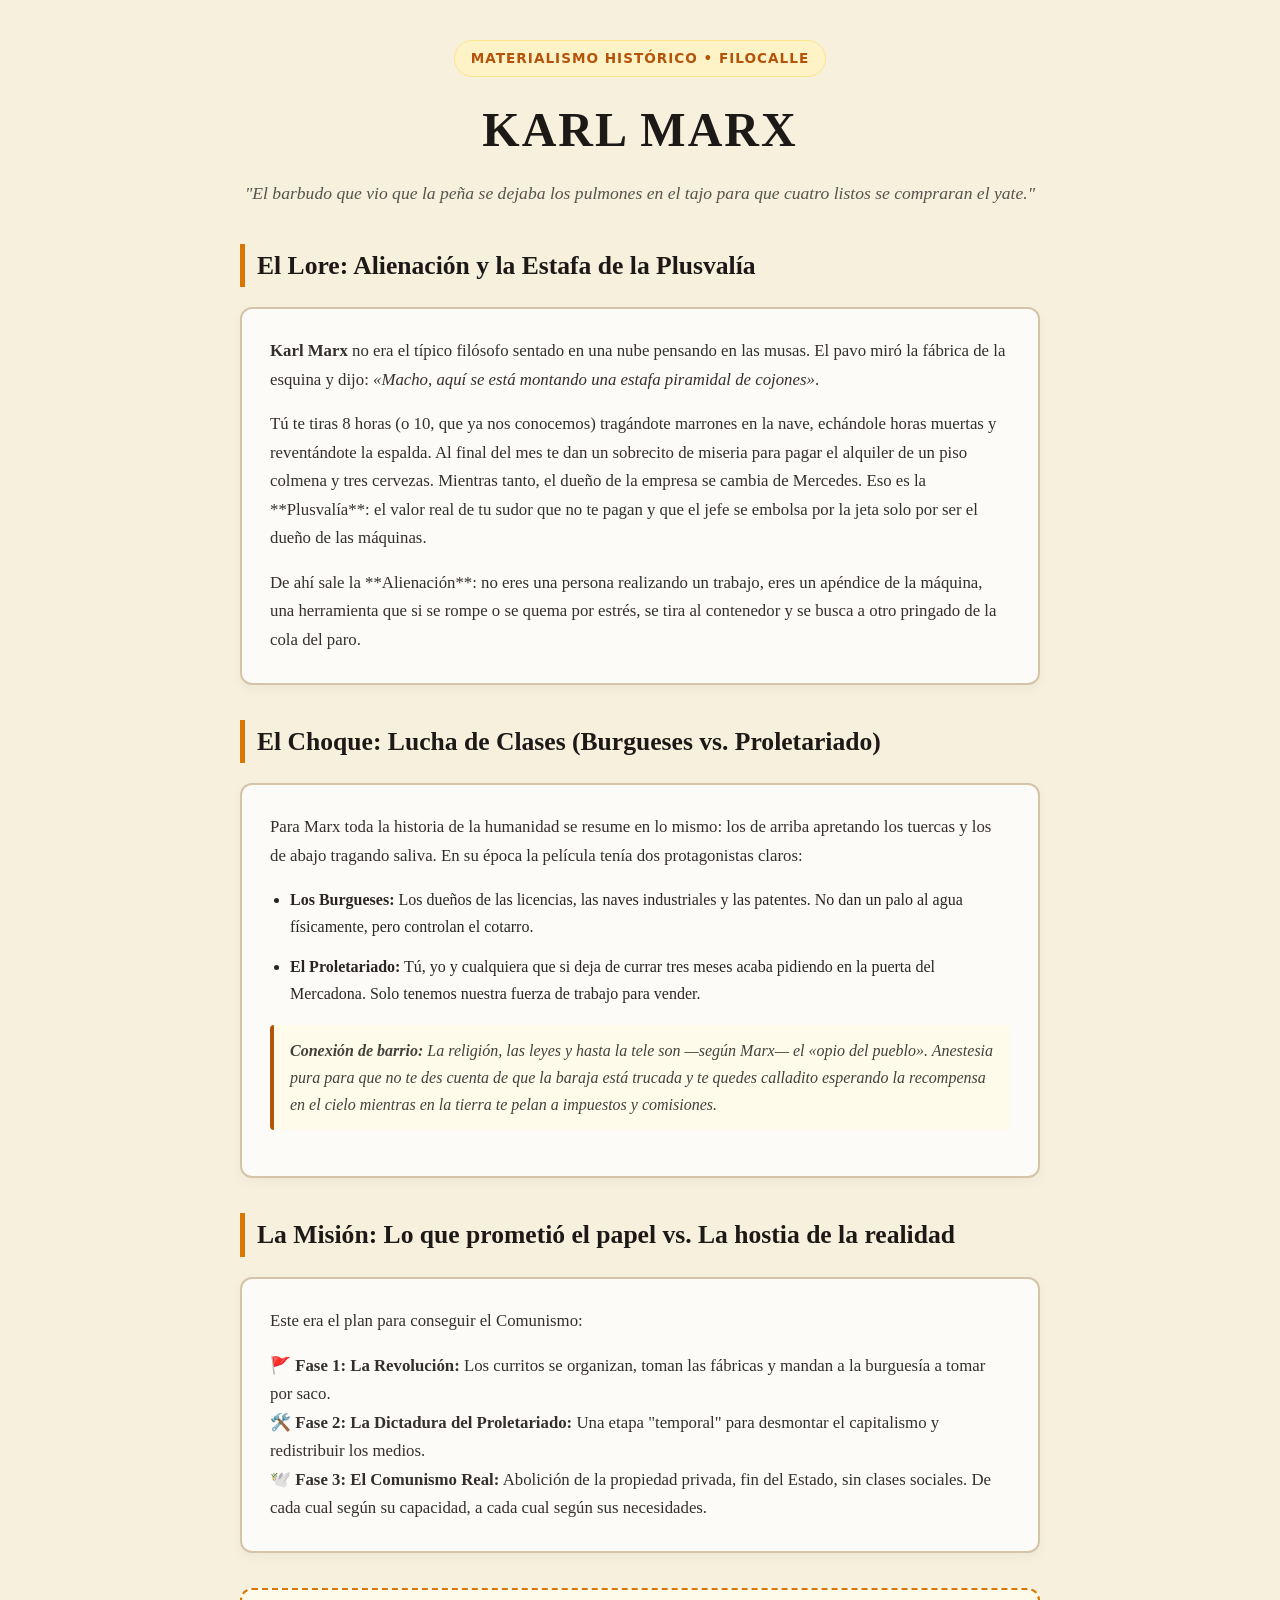
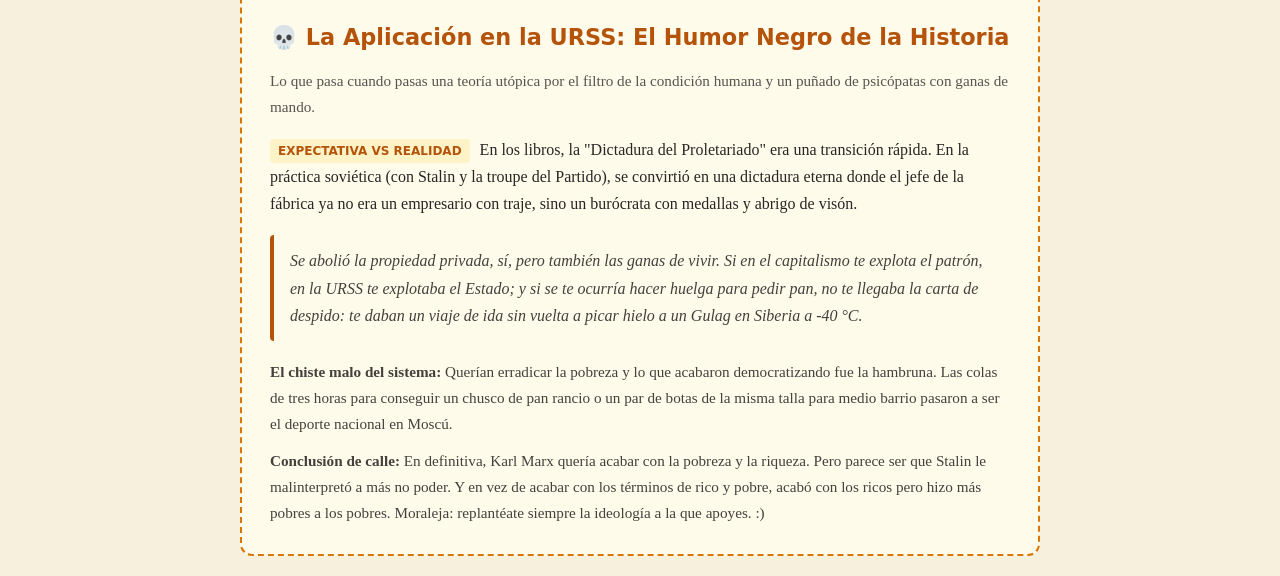
<file: marx.html>
<!DOCTYPE html>
<html lang="es">
<head>
  <meta charset="UTF-8">
  <meta name="viewport" content="width=device-width, initial-scale=1.0">
  <title>Filocalle | Karl Marx</title>
  <style>
    :root {
      --bg-papyrus: #f6f0dd;
      --card-bg: #fdfbf7;
      --accent-yellow: #d97706;
      --accent-gold: #b45309;
      --border-ancient: #d4c5a9;
      --text-dark: #292524;
      --text-muted: #57534e;
      --radius: 12px;
    }

    * {
      box-sizing: border-box;
      margin: 0;
      padding: 0;
      font-family: 'Georgia', 'Times New Roman', serif;
    }

    body {
      background-color: var(--bg-papyrus);
      color: var(--text-dark);
      line-height: 1.7;
      padding: 20px;
      display: flex;
      justify-content: center;
    }

    .container {
      max-width: 800px;
      width: 100%;
    }

    header {
      text-align: center;
      margin-bottom: 35px;
      padding-top: 20px;
    }

    .badge {
      display: inline-block;
      background-color: #fef3c7;
      color: var(--accent-gold);
      font-weight: 700;
      font-size: 0.85rem;
      padding: 6px 16px;
      border-radius: 20px;
      margin-bottom: 12px;
      border: 1px solid #fde68a;
      text-transform: uppercase;
      letter-spacing: 1px;
      font-family: system-ui, -apple-system, sans-serif;
    }

    h1 {
      font-size: 3rem;
      font-weight: 900;
      margin-bottom: 8px;
      color: #1c1917;
      letter-spacing: 2px;
    }

    .subtitle {
      color: var(--text-muted);
      font-size: 1.1rem;
      font-style: italic;
    }

    .section-title {
      font-size: 1.6rem;
      margin-bottom: 20px;
      margin-top: 35px;
      border-left: 5px solid var(--accent-yellow);
      padding-left: 12px;
      color: #1c1917;
    }

    .content-box {
      background-color: var(--card-bg);
      border: 2px solid var(--border-ancient);
      border-radius: var(--radius);
      padding: 28px;
      box-shadow: 0 4px 12px rgba(0, 0, 0, 0.04);
      margin-bottom: 30px;
    }

    .content-box p {
      margin-bottom: 16px;
      font-size: 1.05rem;
      color: #332f2e;
    }

    .content-box p:last-child {
      margin-bottom: 0;
    }

    .highlight-phrase {
      background-color: #fffbeb;
      border-left: 4px solid var(--accent-gold);
      padding: 12px 16px;
      border-radius: 4px;
      font-style: italic;
      margin: 18px 0;
      color: #44403c;
    }

    .fail-section {
      background-color: #fffbeb;
      border: 2px dashed var(--accent-yellow);
      border-radius: var(--radius);
      padding: 28px;
      margin-top: 35px;
    }

    .fail-section h3 {
      color: var(--accent-gold);
      font-size: 1.4rem;
      margin-bottom: 12px;
      font-family: system-ui, -apple-system, sans-serif;
    }

    .tag-cristiano {
      display: inline-block;
      background-color: #fef3c7;
      color: var(--accent-gold);
      font-weight: 700;
      font-size: 0.75rem;
      padding: 2px 8px;
      border-radius: 4px;
      text-transform: uppercase;
      margin-right: 6px;
      font-family: system-ui, -apple-system, sans-serif;
    }

    footer {
      text-align: center;
      margin-top: 50px;
      color: var(--text-muted);
      font-size: 0.85rem;
      border-top: 1px solid var(--border-ancient);
      padding-top: 20px;
      font-family: system-ui, -apple-system, sans-serif;
    }
  </style>
</head>
<body>

  <div class="container">
    
    <!-- HEADER -->
    <header>
      <span class="badge">Materialismo Histórico • Filocalle</span>
      <h1>KARL MARX</h1>
      <p class="subtitle">"El barbudo que vio que la peña se dejaba los pulmones en el tajo para que cuatro listos se compraran el yate."</p>
    </header>

    <!-- EL LORE: LA ALIENACIÓN Y EL CHIRINGUITO CAPITALISTA -->
    <h2 class="section-title">El Lore: Alienación y la Estafa de la Plusvalía</h2>
    <div class="content-box">
      <p>
        <strong>Karl Marx</strong> no era el típico filósofo sentado en una nube pensando en las musas. El pavo miró la fábrica de la esquina y dijo: <em>«Macho, aquí se está montando una estafa piramidal de cojones»</em>.
      </p>
      <p>
        Tú te tiras 8 horas (o 10, que ya nos conocemos) tragándote marrones en la nave, echándole horas muertas y reventándote la espalda. Al final del mes te dan un sobrecito de miseria para pagar el alquiler de un piso colmena y tres cervezas. Mientras tanto, el dueño de la empresa se cambia de Mercedes. Eso es la **Plusvalía**: el valor real de tu sudor que no te pagan y que el jefe se embolsa por la jeta solo por ser el dueño de las máquinas.
      </p>
      <p>
        De ahí sale la **Alienación**: no eres una persona realizando un trabajo, eres un apéndice de la máquina, una herramienta que si se rompe o se quema por estrés, se tira al contenedor y se busca a otro pringado de la cola del paro.
      </p>
    </div>

    <!-- LA LUCHA DE CLASES: BARRICADAS EN EL POLÍGONO -->
    <h2 class="section-title">El Choque: Lucha de Clases (Burgueses vs. Proletariado)</h2>
    <div class="content-box">
      <p>
        Para Marx toda la historia de la humanidad se resume en lo mismo: los de arriba apretando los tuercas y los de abajo tragando saliva. En su época la película tenía dos protagonistas claros:
      </p>      
      
      <ul style="padding-left: 20px; margin-bottom: 16px;">
        <li style="margin-bottom: 12px;">
          <strong>Los Burgueses:</strong> Los dueños de las licencias, las naves industriales y las patentes. No dan un palo al agua físicamente, pero controlan el cotarro.
        </li>
        <li>
          <strong>El Proletariado:</strong> Tú, yo y cualquiera que si deja de currar tres meses acaba pidiendo en la puerta del Mercadona. Solo tenemos nuestra fuerza de trabajo para vender.
        </li>
      </ul>

      <div class="highlight-phrase">
        <strong>Conexión de barrio:</strong> La religión, las leyes y hasta la tele son —según Marx— el <em>«opio del pueblo»</em>. Anestesia pura para que no te des cuenta de que la baraja está trucada y te quedes calladito esperando la recompensa en el cielo mientras en la tierra te pelan a impuestos y comisiones.
      </div>
    </div>

    <!-- LO QUE SE BUSCABA VS LO QUE SE APLICÓ -->
    <h2 class="section-title">La Misión: Lo que prometió el papel vs. La hostia de la realidad</h2>
    <div class="content-box">
      <p>
        Este era el plan para conseguir el Comunismo:
      </p>
      <p>
        🚩 <strong>Fase 1: La Revolución:</strong> Los curritos se organizan, toman las fábricas y mandan a la burguesía a tomar por saco.<br>
        🛠️ <strong>Fase 2: La Dictadura del Proletariado:</strong> Una etapa "temporal" para desmontar el capitalismo y redistribuir los medios.<br>
        🕊️ <strong>Fase 3: El Comunismo Real:</strong> Abolición de la propiedad privada, fin del Estado, sin clases sociales. De cada cual según su capacidad, a cada cual según sus necesidades.
      </p>
    </div>

    <!-- LA URSS Y EL HUMOR NEGRO DE LA HISTORIA -->
    <div class="fail-section">
      <h3>💀 La Aplicación en la URSS: El Humor Negro de la Historia</h3>
      <p style="margin-bottom: 16px; color: var(--text-muted); font-size: 0.95rem;">
        Lo que pasa cuando pasas una teoría utópica por el filtro de la condición humana y un puñado de psicópatas con ganas de mando.
      </p>

      <p style="margin-bottom: 14px;">
        <span class="tag-cristiano">Expectativa vs Realidad</span> En los libros, la "Dictadura del Proletariado" era una transición rápida. En la práctica soviética (con Stalin y la troupe del Partido), se convirtió en una dictadura eterna donde el jefe de la fábrica ya no era un empresario con traje, sino un burócrata con medallas y abrigo de visón.
      </p>

      <div class="highlight-phrase">
        Se abolió la propiedad privada, sí, pero también las ganas de vivir. Si en el capitalismo te explota el patrón, en la URSS te explotaba el Estado; y si se te ocurría hacer huelga para pedir pan, no te llegaba la carta de despido: te daban un viaje de ida sin vuelta a picar hielo a un Gulag en Siberia a -40 °C.
      </div>

      <p style="font-size: 0.95rem; color: #44403c; margin-bottom: 12px;">
        <strong>El chiste malo del sistema:</strong> Querían erradicar la pobreza y lo que acabaron democratizando fue la hambruna. Las colas de tres horas para conseguir un chusco de pan rancio o un par de botas de la misma talla para medio barrio pasaron a ser el deporte nacional en Moscú.
      </p>
      <p style="font-size: 0.95rem; color: #44403c;">
        <strong>Conclusión de calle:</strong> En definitiva, Karl Marx quería acabar con la pobreza y la riqueza. Pero parece ser que Stalin le malinterpretó a más no poder. Y en vez de acabar con los términos de rico y pobre, acabó con los ricos pero hizo más pobres a los pobres. Moraleja: replantéate siempre la ideología a la que apoyes. :)
      </p>
    </div>


  </div>

</body>
</html>
</file>
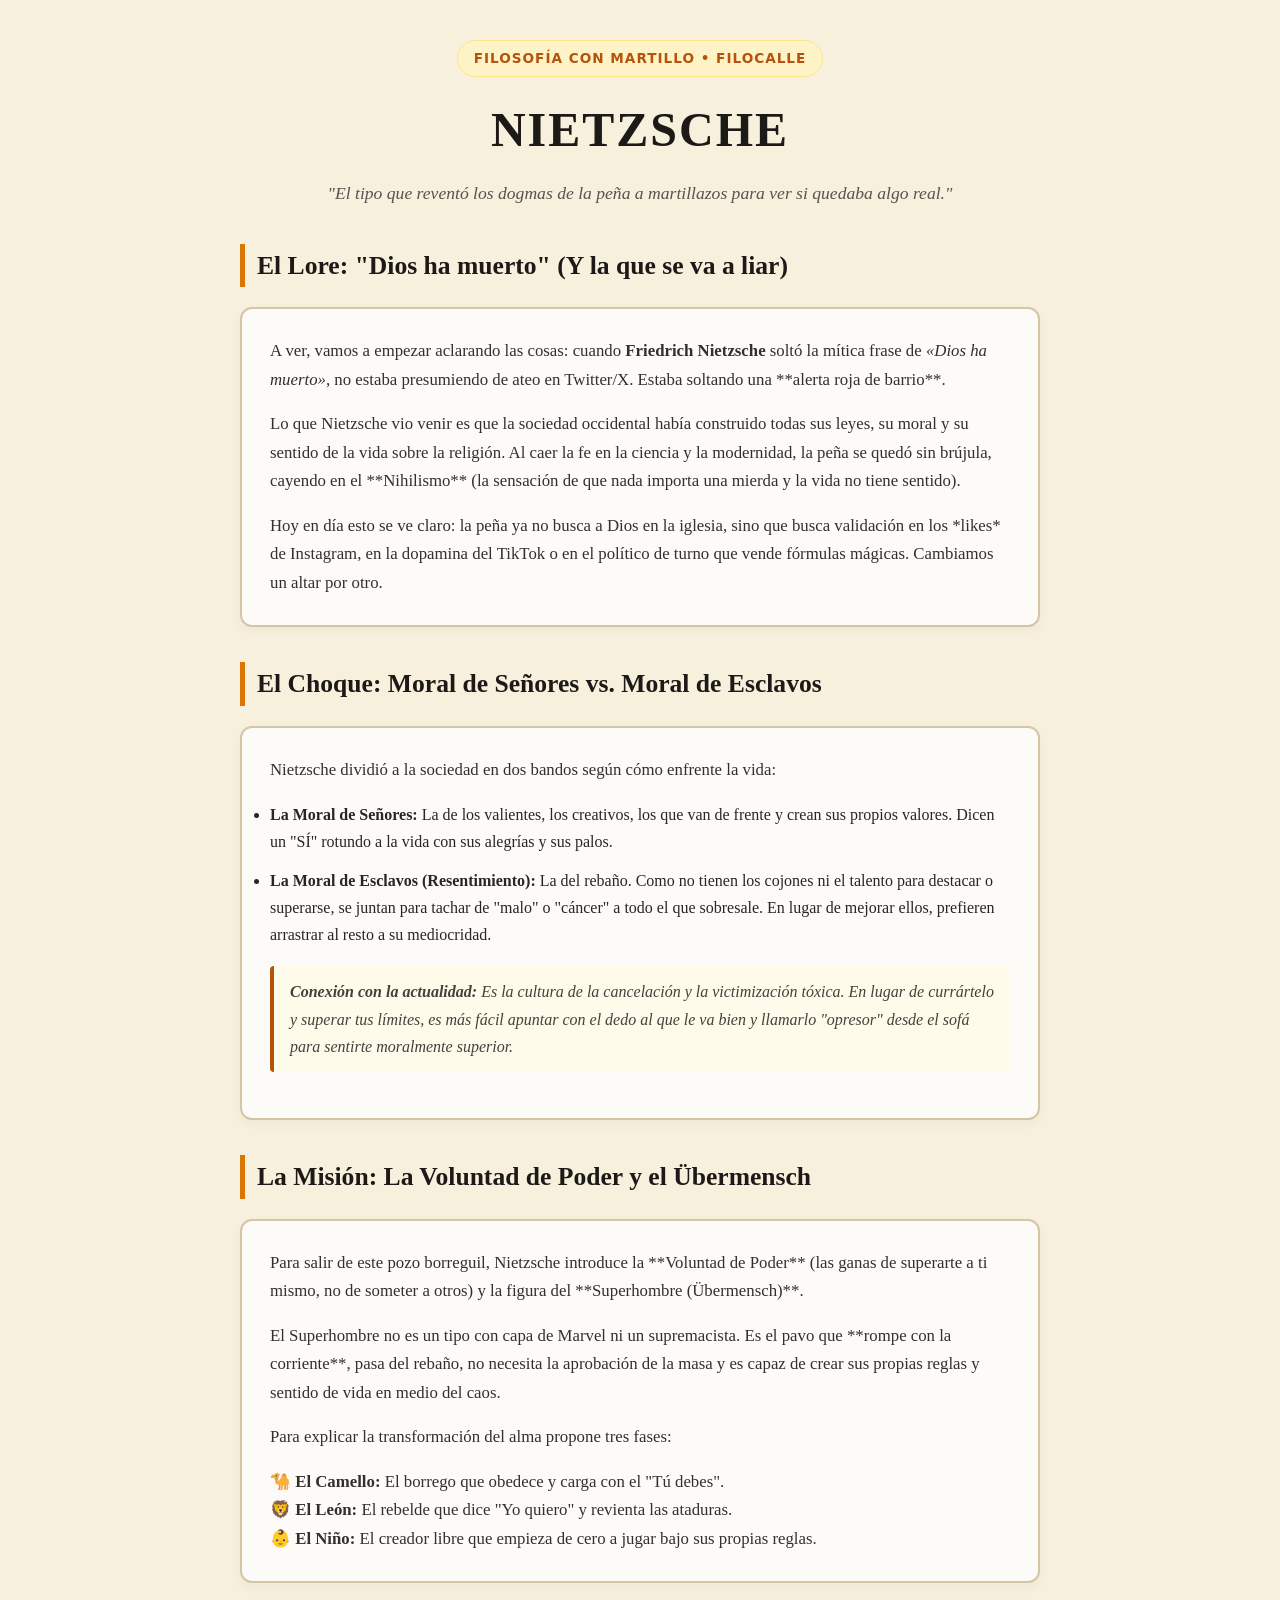
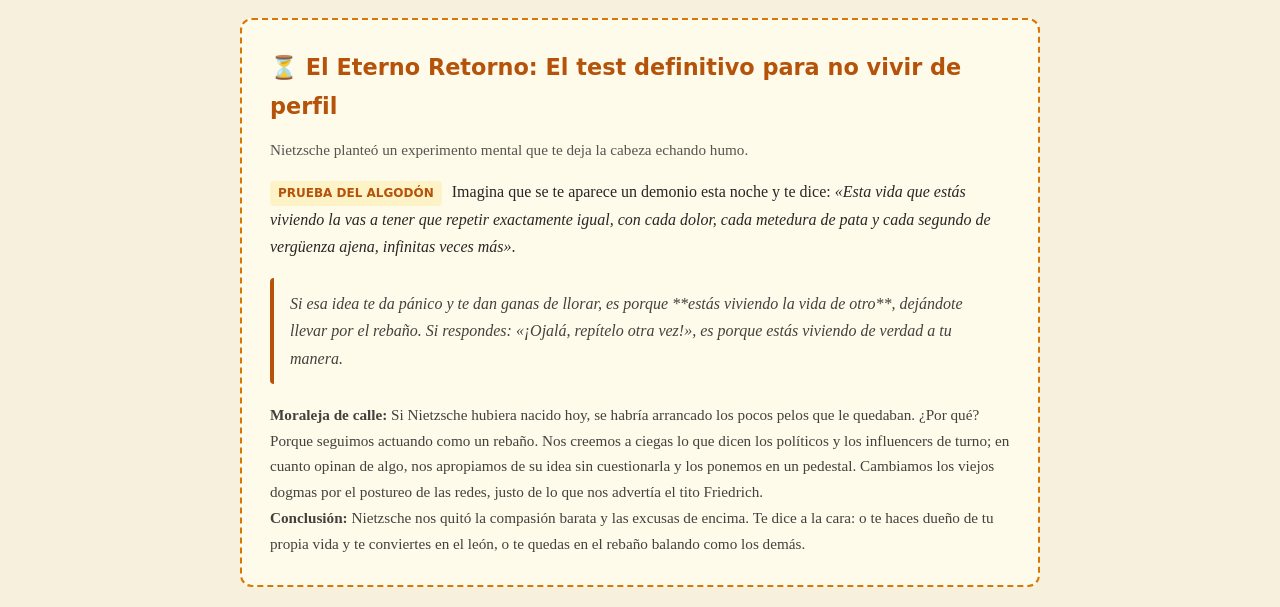
<file: nietzsche.html>
<!DOCTYPE html>
<html lang="es">
<head>
  <meta charset="UTF-8">
  <meta name="viewport" content="width=device-width, initial-scale=1.0">
  <title>Filocalle | Friedrich Nietzsche</title>
  <style>
    :root {
      --bg-papyrus: #f6f0dd;
      --card-bg: #fdfbf7;
      --accent-yellow: #d97706;
      --accent-gold: #b45309;
      --border-ancient: #d4c5a9;
      --text-dark: #292524;
      --text-muted: #57534e;
      --radius: 12px;
    }

    * {
      box-sizing: border-box;
      margin: 0;
      padding: 0;
      font-family: 'Georgia', 'Times New Roman', serif;
    }

    body {
      background-color: var(--bg-papyrus);
      color: var(--text-dark);
      line-height: 1.7;
      padding: 20px;
      display: flex;
      justify-content: center;
    }

    .container {
      max-width: 800px;
      width: 100%;
    }

    header {
      text-align: center;
      margin-bottom: 35px;
      padding-top: 20px;
    }

    .badge {
      display: inline-block;
      background-color: #fef3c7;
      color: var(--accent-gold);
      font-weight: 700;
      font-size: 0.85rem;
      padding: 6px 16px;
      border-radius: 20px;
      margin-bottom: 12px;
      border: 1px solid #fde68a;
      text-transform: uppercase;
      letter-spacing: 1px;
      font-family: system-ui, -apple-system, sans-serif;
    }

    h1 {
      font-size: 3rem;
      font-weight: 900;
      margin-bottom: 8px;
      color: #1c1917;
      letter-spacing: 2px;
    }

    .subtitle {
      color: var(--text-muted);
      font-size: 1.1rem;
      font-style: italic;
    }

    .section-title {
      font-size: 1.6rem;
      margin-bottom: 20px;
      margin-top: 35px;
      border-left: 5px solid var(--accent-yellow);
      padding-left: 12px;
      color: #1c1917;
    }

    .content-box {
      background-color: var(--card-bg);
      border: 2px solid var(--border-ancient);
      border-radius: var(--radius);
      padding: 28px;
      box-shadow: 0 4px 12px rgba(0, 0, 0, 0.04);
      margin-bottom: 30px;
    }

    .content-box p {
      margin-bottom: 16px;
      font-size: 1.05rem;
      color: #332f2e;
    }

    .content-box p:last-child {
      margin-bottom: 0;
    }

    .highlight-phrase {
      background-color: #fffbeb;
      border-left: 4px solid var(--accent-gold);
      padding: 12px 16px;
      border-radius: 4px;
      font-style: italic;
      margin: 18px 0;
      color: #44403c;
    }

    .fail-section {
      background-color: #fffbeb;
      border: 2px dashed var(--accent-yellow);
      border-radius: var(--radius);
      padding: 28px;
      margin-top: 35px;
    }

    .fail-section h3 {
      color: var(--accent-gold);
      font-size: 1.4rem;
      margin-bottom: 12px;
      font-family: system-ui, -apple-system, sans-serif;
    }

    .tag-cristiano {
      display: inline-block;
      background-color: #fef3c7;
      color: var(--accent-gold);
      font-weight: 700;
      font-size: 0.75rem;
      padding: 2px 8px;
      border-radius: 4px;
      text-transform: uppercase;
      margin-right: 6px;
      font-family: system-ui, -apple-system, sans-serif;
    }

    footer {
      text-align: center;
      margin-top: 50px;
      color: var(--text-muted);
      font-size: 0.85rem;
      border-top: 1px solid var(--border-ancient);
      padding-top: 20px;
      font-family: system-ui, -apple-system, sans-serif;
    }
  </style>
</head>
<body>

  <div class="container">
    
    <!-- HEADER -->
    <header>
      <span class="badge">Filosofía con Martillo • Filocalle</span>
      <h1>NIETZSCHE</h1>
      <p class="subtitle">"El tipo que reventó los dogmas de la peña a martillazos para ver si quedaba algo real."</p>
    </header>

    <!-- EL LORE: DIOS HA MUERTO Y EL NIHILISMO -->
    <h2 class="section-title">El Lore: "Dios ha muerto" (Y la que se va a liar)</h2>
    <div class="content-box">
      <p>
        A ver, vamos a empezar aclarando las cosas: cuando <strong>Friedrich Nietzsche</strong> soltó la mítica frase de <em>«Dios ha muerto»</em>, no estaba presumiendo de ateo en Twitter/X. Estaba soltando una **alerta roja de barrio**.
      </p>
      <p>
        Lo que Nietzsche vio venir es que la sociedad occidental había construido todas sus leyes, su moral y su sentido de la vida sobre la religión. Al caer la fe en la ciencia y la modernidad, la peña se quedó sin brújula, cayendo en el **Nihilismo** (la sensación de que nada importa una mierda y la vida no tiene sentido).
      </p>
      <p>
        Hoy en día esto se ve claro: la peña ya no busca a Dios en la iglesia, sino que busca validación en los *likes* de Instagram, en la dopamina del TikTok o en el político de turno que vende fórmulas mágicas. Cambiamos un altar por otro.
      </p>
    </div>

    <!-- MORAL DE SEÑORES VS MORAL DE ESCLAVOS -->
    <h2 class="section-title">El Choque: Moral de Señores vs. Moral de Esclavos</h2>
    <div class="content-box">
      <p>
        Nietzsche dividió a la sociedad en dos bandos según cómo enfrente la vida:
      </p>      
      <ul>
        <li style="margin-bottom: 12px;">
          <strong>La Moral de Señores:</strong> La de los valientes, los creativos, los que van de frente y crean sus propios valores. Dicen un "SÍ" rotundo a la vida con sus alegrías y sus palos.
        </li>
        <li>
          <strong>La Moral de Esclavos (Resentimiento):</strong> La del rebaño. Como no tienen los cojones ni el talento para destacar o superarse, se juntan para tachar de "malo" o "cáncer" a todo el que sobresale. En lugar de mejorar ellos, prefieren arrastrar al resto a su mediocridad.
        </li>
      </ul>

      <div class="highlight-phrase">
        <strong>Conexión con la actualidad:</strong> Es la cultura de la cancelación y la victimización tóxica. En lugar de currártelo y superar tus límites, es más fácil apuntar con el dedo al que le va bien y llamarlo "opresor" desde el sofá para sentirte moralmente superior.
      </div>
    </div>

    <!-- EL SUPERHOMBRE Y LA VOLUNTAD DE PODER -->
    <h2 class="section-title">La Misión: La Voluntad de Poder y el Übermensch</h2>
    <div class="content-box">
      <p>
        Para salir de este pozo borreguil, Nietzsche introduce la **Voluntad de Poder** (las ganas de superarte a ti mismo, no de someter a otros) y la figura del **Superhombre (Übermensch)**.
      </p>
      <p>
        El Superhombre no es un tipo con capa de Marvel ni un supremacista. Es el pavo que **rompe con la corriente**, pasa del rebaño, no necesita la aprobación de la masa y es capaz de crear sus propias reglas y sentido de vida en medio del caos.
      </p>
      <p>
        Para explicar la transformación del alma propone tres fases:
      </p>
      <p>
        🐪 <strong>El Camello:</strong> El borrego que obedece y carga con el "Tú debes".<br>
        🦁 <strong>El León:</strong> El rebelde que dice "Yo quiero" y revienta las ataduras.<br>
        👶 <strong>El Niño:</strong> El creador libre que empieza de cero a jugar bajo sus propias reglas.
      </p>
    </div>

    <!-- EL ETERNO RETORNO -->
    <div class="fail-section">
      <h3>⏳ El Eterno Retorno: El test definitivo para no vivir de perfil</h3>
      <p style="margin-bottom: 16px; color: var(--text-muted); font-size: 0.95rem;">
        Nietzsche planteó un experimento mental que te deja la cabeza echando humo.
      </p>

      <p style="margin-bottom: 14px;">
        <span class="tag-cristiano">Prueba del algodón</span> Imagina que se te aparece un demonio esta noche y te dice: <em>«Esta vida que estás viviendo la vas a tener que repetir exactamente igual, con cada dolor, cada metedura de pata y cada segundo de vergüenza ajena, infinitas veces más»</em>.
      </p>

      <div class="highlight-phrase">
        Si esa idea te da pánico y te dan ganas de llorar, es porque **estás viviendo la vida de otro**, dejándote llevar por el rebaño. Si respondes: «¡Ojalá, repítelo otra vez!», es porque estás viviendo de verdad a tu manera.
      </div>

      <p style="font-size: 0.95rem; color: #44403c;">
        <strong>Moraleja de calle:</strong> Si Nietzsche hubiera nacido hoy, se habría arrancado los pocos pelos que le quedaban. ¿Por qué? Porque seguimos actuando como un rebaño. Nos creemos a ciegas lo que dicen los políticos y los influencers de turno; en cuanto opinan de algo, nos apropiamos de su idea sin cuestionarla y los ponemos en un pedestal. Cambiamos los viejos dogmas por el postureo de las redes, justo de lo que nos advertía el tito Friedrich.
      </p>
      <p style="font-size: 0.95rem; color: #44403c;">
        <strong>Conclusión:</strong> Nietzsche nos quitó la compasión barata y las excusas de encima. Te dice a la cara: o te haces dueño de tu propia vida y te conviertes en el león, o te quedas en el rebaño balando como los demás.
      </p>
    </div>


  </div>

</body>
</html>
</file>
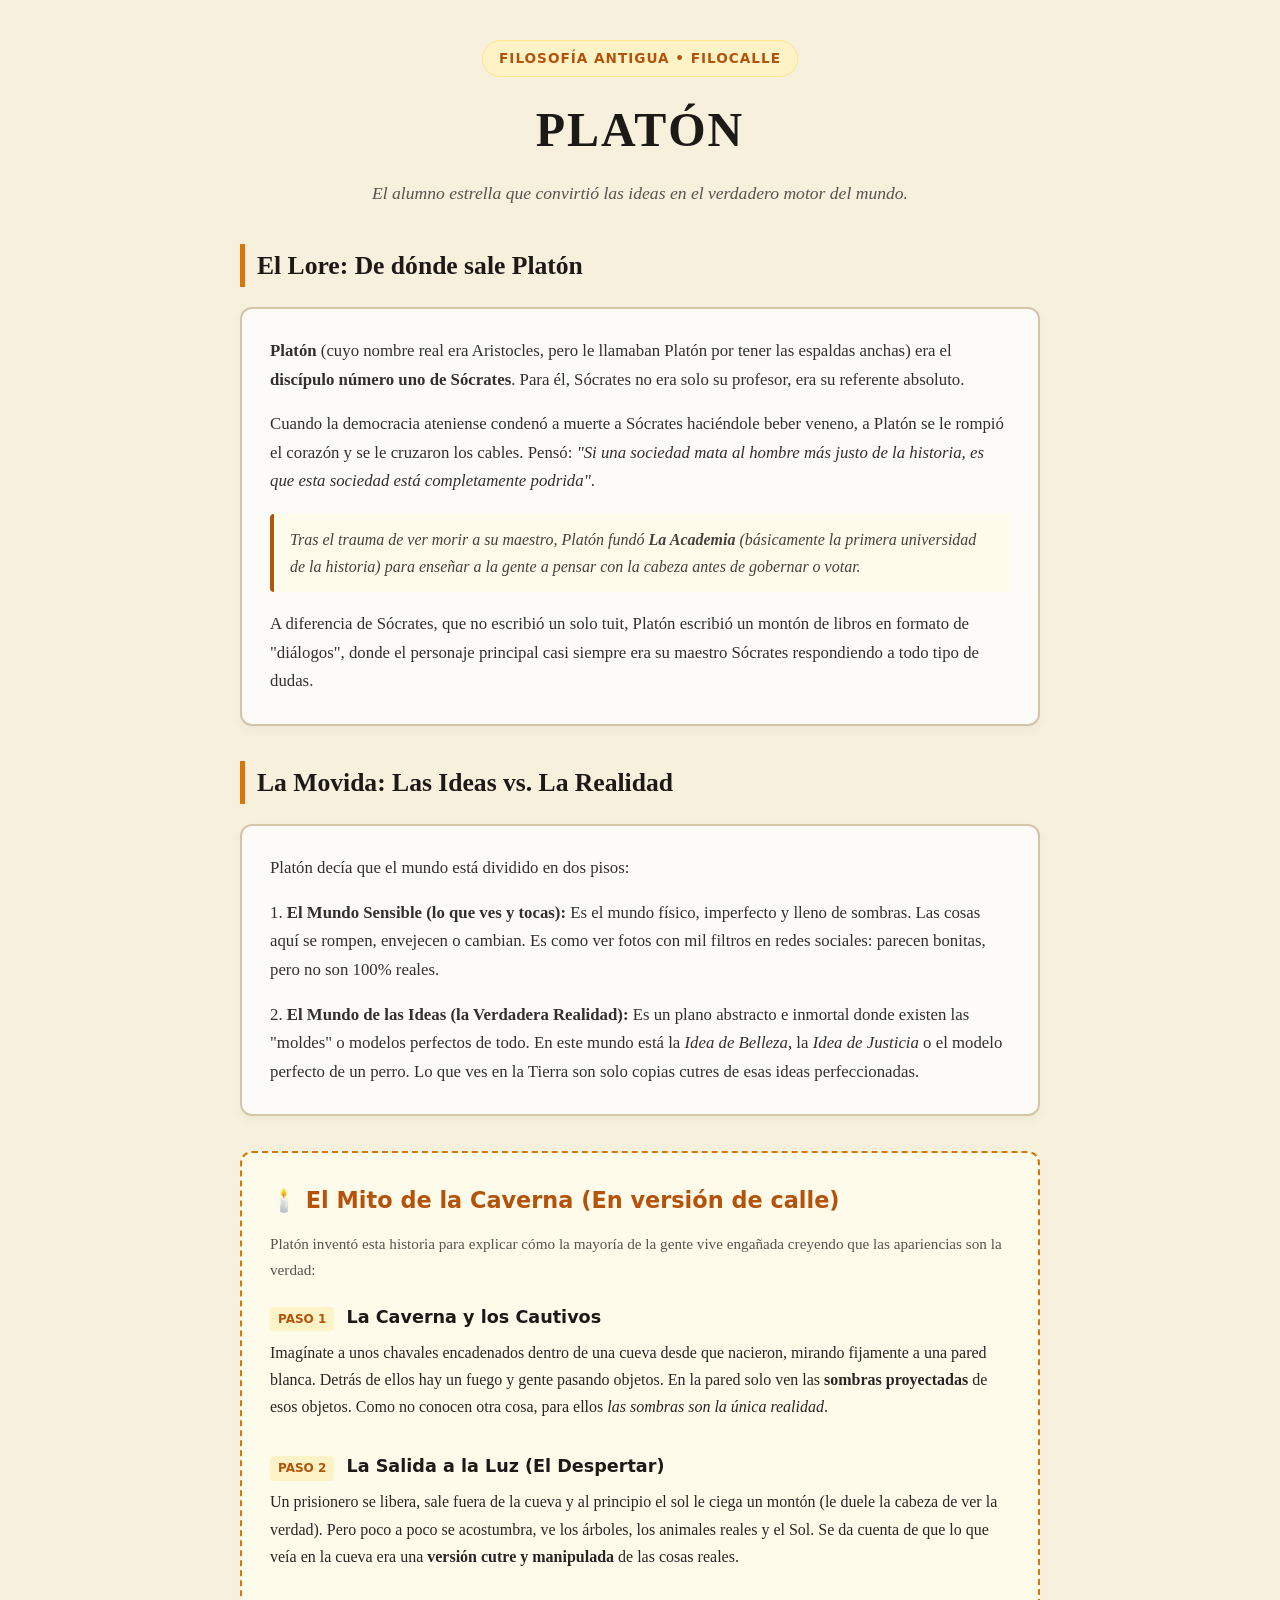
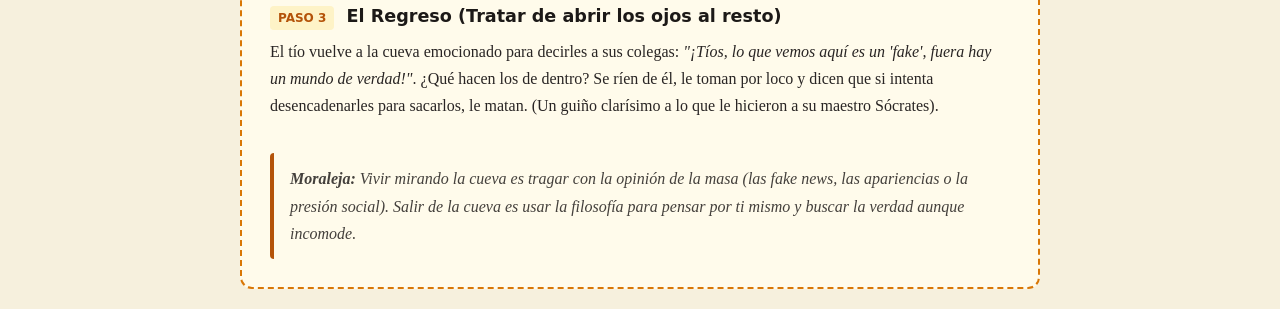
<file: platon.html>
<!DOCTYPE html>
<html lang="es">
<head>
  <meta charset="UTF-8">
  <meta name="viewport" content="width=device-width, initial-scale=1.0">
  <title>Filocalle | Platón</title>
  <style>
    :root {
      --bg-papyrus: #f6f0dd;
      --card-bg: #fdfbf7;
      --accent-yellow: #d97706;
      --accent-gold: #b45309;
      --border-ancient: #d4c5a9;
      --text-dark: #292524;
      --text-muted: #57534e;
      --radius: 12px;
    }

    * {
      box-sizing: border-box;
      margin: 0;
      padding: 0;
      font-family: 'Georgia', 'Times New Roman', serif;
    }

    body {
      background-color: var(--bg-papyrus);
      color: var(--text-dark);
      line-height: 1.7;
      padding: 20px;
      display: flex;
      justify-content: center;
    }

    .container {
      max-width: 800px;
      width: 100%;
    }

    header {
      text-align: center;
      margin-bottom: 35px;
      padding-top: 20px;
    }

    .badge {
      display: inline-block;
      background-color: #fef3c7;
      color: var(--accent-gold);
      font-weight: 700;
      font-size: 0.85rem;
      padding: 6px 16px;
      border-radius: 20px;
      margin-bottom: 12px;
      border: 1px solid #fde68a;
      text-transform: uppercase;
      letter-spacing: 1px;
      font-family: system-ui, -apple-system, sans-serif;
    }

    h1 {
      font-size: 3rem;
      font-weight: 900;
      margin-bottom: 8px;
      color: #1c1917;
      letter-spacing: 2px;
    }

    .subtitle {
      color: var(--text-muted);
      font-size: 1.1rem;
      font-style: italic;
    }

    .section-title {
      font-size: 1.6rem;
      margin-bottom: 20px;
      margin-top: 35px;
      border-left: 5px solid var(--accent-yellow);
      padding-left: 12px;
      color: #1c1917;
    }

    /* BLOQUE DE TEXTO CONTINUO */
    .content-box {
      background-color: var(--card-bg);
      border: 2px solid var(--border-ancient);
      border-radius: var(--radius);
      padding: 28px;
      box-shadow: 0 4px 12px rgba(0, 0, 0, 0.04);
      margin-bottom: 30px;
    }

    .content-box p {
      margin-bottom: 16px;
      font-size: 1.05rem;
      color: #332f2e;
    }

    .content-box p:last-child {
      margin-bottom: 0;
    }

    .highlight-phrase {
      background-color: #fffbeb;
      border-left: 4px solid var(--accent-gold);
      padding: 12px 16px;
      border-radius: 4px;
      font-style: italic;
      margin: 18px 0;
      color: #44403c;
    }

    /* SECCIÓN MITO DE LA CAVERNA */
    .caverna-section {
      background-color: #fffbeb;
      border: 2px dashed var(--accent-yellow);
      border-radius: var(--radius);
      padding: 28px;
      margin-top: 35px;
    }

    .caverna-section h3 {
      color: var(--accent-gold);
      font-size: 1.4rem;
      margin-bottom: 12px;
      font-family: system-ui, -apple-system, sans-serif;
      display: flex;
      align-items: center;
      gap: 10px;
    }

    .caverna-step {
      margin-bottom: 18px;
      padding-bottom: 14px;
      border-bottom: 1px border-style var(--border-ancient);
    }

    .caverna-step:last-child {
      border-bottom: none;
      margin-bottom: 0;
      padding-bottom: 0;
    }

    .caverna-step h4 {
      color: #1c1917;
      font-size: 1.1rem;
      margin-bottom: 6px;
      font-family: system-ui, -apple-system, sans-serif;
    }

    .tag-cristiano {
      display: inline-block;
      background-color: #fef3c7;
      color: var(--accent-gold);
      font-weight: 700;
      font-size: 0.75rem;
      padding: 2px 8px;
      border-radius: 4px;
      text-transform: uppercase;
      margin-right: 6px;
      font-family: system-ui, -apple-system, sans-serif;
    }

    footer {
      text-align: center;
      margin-top: 50px;
      color: var(--text-muted);
      font-size: 0.85rem;
      border-top: 1px solid var(--border-ancient);
      padding-top: 20px;
      font-family: system-ui, -apple-system, sans-serif;
    }
  </style>
</head>
<body>

  <div class="container">
    
    <!-- HEADER -->
    <header>
      <span class="badge">Filosofía Antigua • Filocalle</span>
      <h1>PLATÓN</h1>
      <p class="subtitle">El alumno estrella que convirtió las ideas en el verdadero motor del mundo.</p>
    </header>

    <!-- ¿QUIÉN ERA Y DE QUIÉN ERA DISCÍPULO? -->
    <h2 class="section-title">El Lore: De dónde sale Platón</h2>
    <div class="content-box">
      <p>
        <strong>Platón</strong> (cuyo nombre real era Aristocles, pero le llamaban Platón por tener las espaldas anchas) era el <strong>discípulo número uno de Sócrates</strong>. Para él, Sócrates no era solo su profesor, era su referente absoluto. 
      </p>
      <p>
        Cuando la democracia ateniense condenó a muerte a Sócrates haciéndole beber veneno, a Platón se le rompió el corazón y se le cruzaron los cables. Pensó: <em>"Si una sociedad mata al hombre más justo de la historia, es que esta sociedad está completamente podrida"</em>. 
      </p>
      <div class="highlight-phrase">
        Tras el trauma de ver morir a su maestro, Platón fundó <strong>La Academia</strong> (básicamente la primera universidad de la historia) para enseñar a la gente a pensar con la cabeza antes de gobernar o votar.
      </div>
      <p>
        A diferencia de Sócrates, que no escribió un solo tuit, Platón escribió un montón de libros en formato de "diálogos", donde el personaje principal casi siempre era su maestro Sócrates respondiendo a todo tipo de dudas.
      </p>
    </div>

    <!-- ¿QUÉ PENSABA? -->
    <h2 class="section-title">La Movida: Las Ideas vs. La Realidad</h2>
    <div class="content-box">
      <p>
        Platón decía que el mundo está dividido en dos pisos:
      </p>
      <p>
        1. <strong>El Mundo Sensible (lo que ves y tocas):</strong> Es el mundo físico, imperfecto y lleno de sombras. Las cosas aquí se rompen, envejecen o cambian. Es como ver fotos con mil filtros en redes sociales: parecen bonitas, pero no son 100% reales.
      </p>
      <p>
        2. <strong>El Mundo de las Ideas (la Verdadera Realidad):</strong> Es un plano abstracto e inmortal donde existen las "moldes" o modelos perfectos de todo. En este mundo está la <em>Idea de Belleza</em>, la <em>Idea de Justicia</em> o el modelo perfecto de un perro. Lo que ves en la Tierra son solo copias cutres de esas ideas perfeccionadas.
      </p>
    </div>

    <!-- EL MITO DE LA CAVERNA EXPLICADO EN JERGA -->
    <div class="caverna-section">
      <h3>🕯️ El Mito de la Caverna (En versión de calle)</h3>
      <p style="margin-bottom: 20px; color: var(--text-muted); font-size: 0.95rem;">
        Platón inventó esta historia para explicar cómo la mayoría de la gente vive engañada creyendo que las apariencias son la verdad:
      </p>

      <div class="caverna-step">
        <h4><span class="tag-cristiano">Paso 1</span> La Caverna y los Cautivos</h4>
        <p>Imagínate a unos chavales encadenados dentro de una cueva desde que nacieron, mirando fijamente a una pared blanca. Detrás de ellos hay un fuego y gente pasando objetos. En la pared solo ven las <strong>sombras proyectadas</strong> de esos objetos. Como no conocen otra cosa, para ellos <em>las sombras son la única realidad</em>.</p>
      </div>

      <div class="caverna-step">
        <h4><span class="tag-cristiano">Paso 2</span> La Salida a la Luz (El Despertar)</h4>
        <p>Un prisionero se libera, sale fuera de la cueva y al principio el sol le ciega un montón (le duele la cabeza de ver la verdad). Pero poco a poco se acostumbra, ve los árboles, los animales reales y el Sol. Se da cuenta de que lo que veía en la cueva era una <strong>versión cutre y manipulada</strong> de las cosas reales.</p>
      </div>

      <div class="caverna-step">
        <h4><span class="tag-cristiano">Paso 3</span> El Regreso (Tratar de abrir los ojos al resto)</h4>
        <p>El tío vuelve a la cueva emocionado para decirles a sus colegas: <em>"¡Tíos, lo que vemos aquí es un 'fake', fuera hay un mundo de verdad!"</em>. ¿Qué hacen los de dentro? Se ríen de él, le toman por loco y dicen que si intenta desencadenarles para sacarlos, le matan. (Un guiño clarísimo a lo que le hicieron a su maestro Sócrates).</p>
      </div>

      <div class="highlight-phrase" style="margin-top: 20px; margin-bottom: 0;">
        <strong>Moraleja:</strong> Vivir mirando la cueva es tragar con la opinión de la masa (las <em>fake news</em>, las apariencias o la presión social). Salir de la cueva es usar la filosofía para pensar por ti mismo y buscar la verdad aunque incomode.
      </div>
    </div>


  </div>

</body>
</html>
</file>
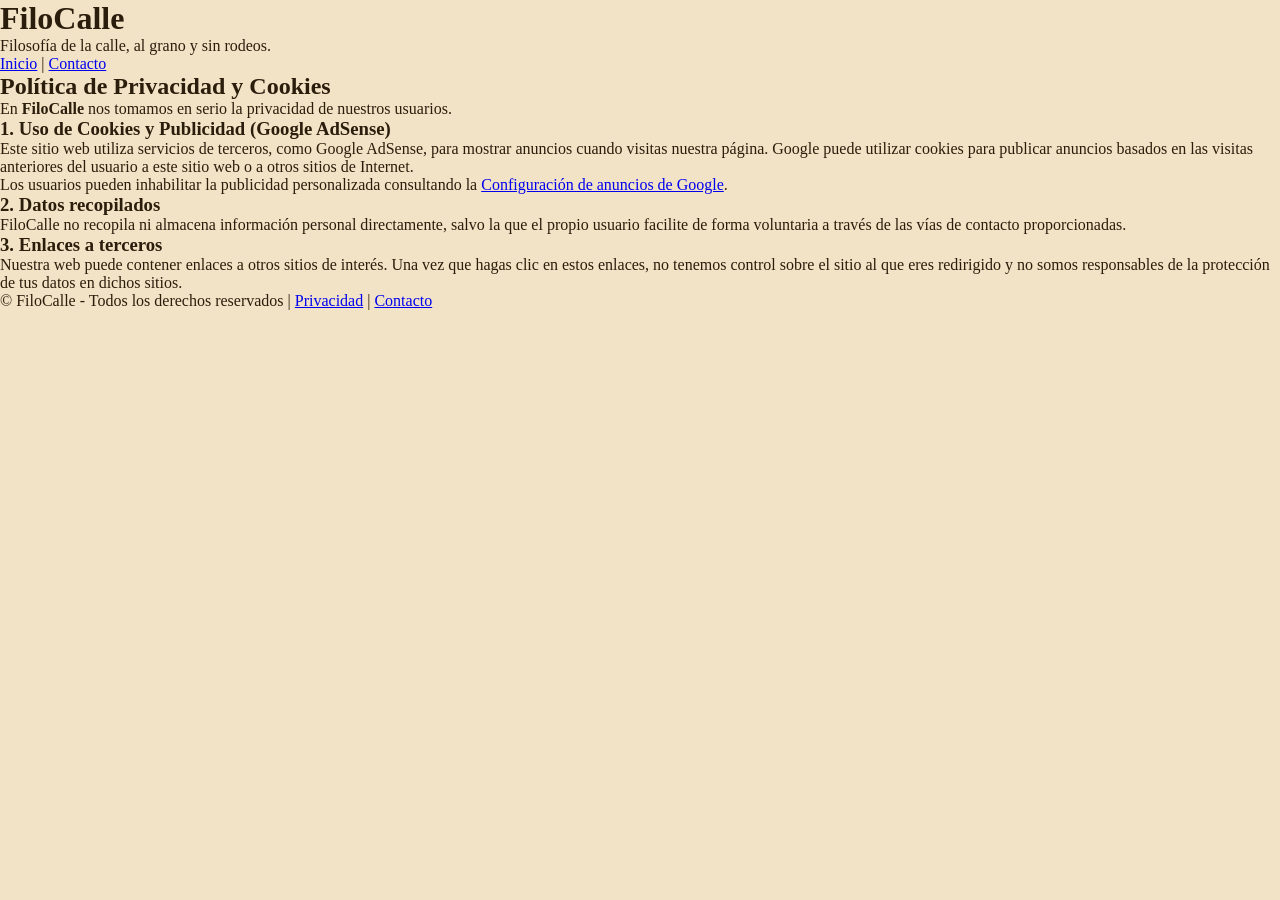
<file: privacidad.html>
<!DOCTYPE html>
<html lang="es">
<head>
    <meta charset="UTF-8">
    <meta name="viewport" content="width=device-width, initial-scale=1.0">
    <title>Política de Privacidad - FiloCalle</title>
    <link rel="stylesheet" href="style.css">
</head>
<body>
    <header>
        <h1>FiloCalle</h1>
        <p>Filosofía de la calle, al grano y sin rodeos.</p>
        <nav>
            <a href="index.html">Inicio</a> | 
            <a href="contacto.html">Contacto</a>
        </nav>
    </header>

    <main>
        <section>
            <h2>Política de Privacidad y Cookies</h2>
            <p>En <strong>FiloCalle</strong> nos tomamos en serio la privacidad de nuestros usuarios.</p>

            <h3>1. Uso de Cookies y Publicidad (Google AdSense)</h3>
            <p>Este sitio web utiliza servicios de terceros, como Google AdSense, para mostrar anuncios cuando visitas nuestra página. Google puede utilizar cookies para publicar anuncios basados en las visitas anteriores del usuario a este sitio web o a otros sitios de Internet.</p>
            <p>Los usuarios pueden inhabilitar la publicidad personalizada consultando la <a href="https://www.google.com/settings/ads" target="_blank" rel="noopener">Configuración de anuncios de Google</a>.</p>

            <h3>2. Datos recopilados</h3>
            <p>FiloCalle no recopila ni almacena información personal directamente, salvo la que el propio usuario facilite de forma voluntaria a través de las vías de contacto proporcionadas.</p>

            <h3>3. Enlaces a terceros</h3>
            <p>Nuestra web puede contener enlaces a otros sitios de interés. Una vez que hagas clic en estos enlaces, no tenemos control sobre el sitio al que eres redirigido y no somos responsables de la protección de tus datos en dichos sitios.</p>
        </section>
    </main>

    <footer>
        <p>&copy; FiloCalle - Todos los derechos reservados | <a href="privacidad.html">Privacidad</a> | <a href="contacto.html">Contacto</a></p>
    </footer>
</body>
</html>
</file>
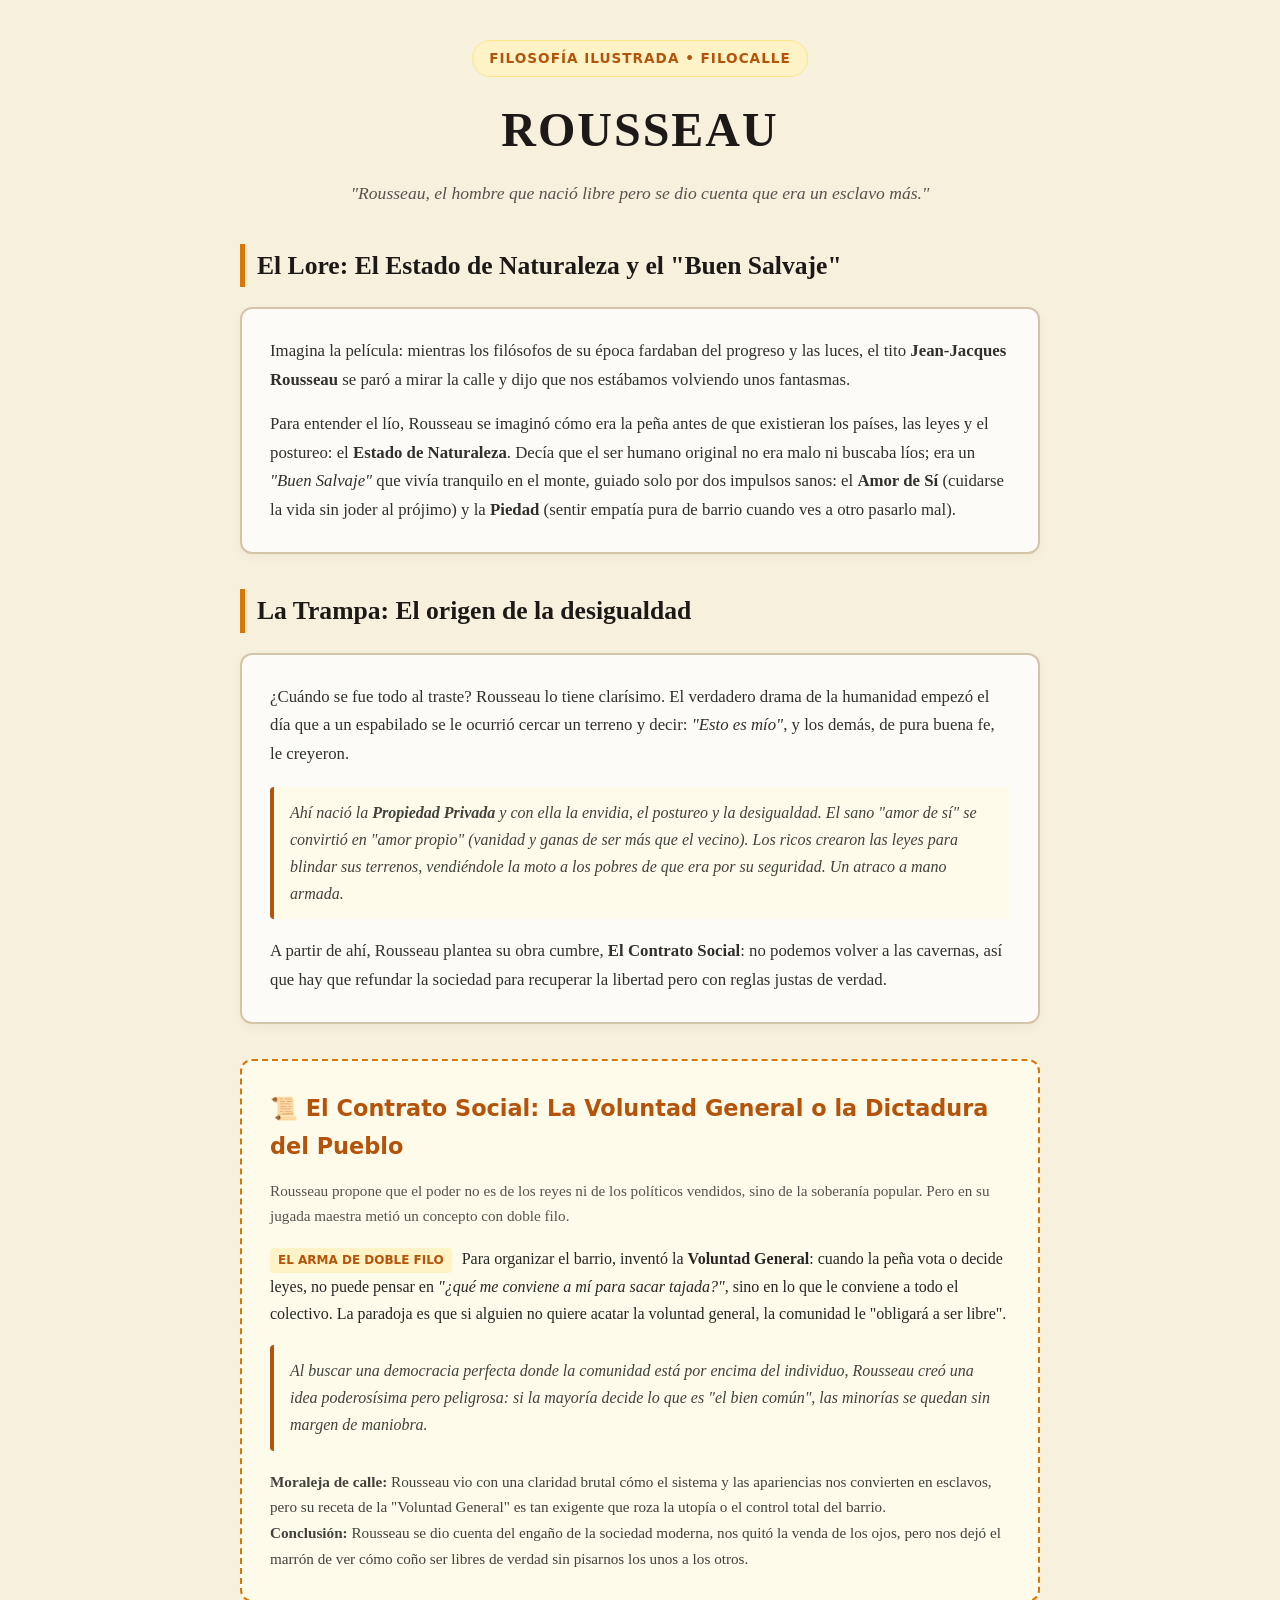
<file: rousseau.html>
<!DOCTYPE html>
<html lang="es">
<head>
  <meta charset="UTF-8">
  <meta name="viewport" content="width=device-width, initial-scale=1.0">
  <title>Filocalle | Jean-Jacques Rousseau</title>
  <style>
    :root {
      --bg-papyrus: #f6f0dd;
      --card-bg: #fdfbf7;
      --accent-yellow: #d97706;
      --accent-gold: #b45309;
      --border-ancient: #d4c5a9;
      --text-dark: #292524;
      --text-muted: #57534e;
      --radius: 12px;
    }

    * {
      box-sizing: border-box;
      margin: 0;
      padding: 0;
      font-family: 'Georgia', 'Times New Roman', serif;
    }

    body {
      background-color: var(--bg-papyrus);
      color: var(--text-dark);
      line-height: 1.7;
      padding: 20px;
      display: flex;
      justify-content: center;
    }

    .container {
      max-width: 800px;
      width: 100%;
    }

    header {
      text-align: center;
      margin-bottom: 35px;
      padding-top: 20px;
    }

    .badge {
      display: inline-block;
      background-color: #fef3c7;
      color: var(--accent-gold);
      font-weight: 700;
      font-size: 0.85rem;
      padding: 6px 16px;
      border-radius: 20px;
      margin-bottom: 12px;
      border: 1px solid #fde68a;
      text-transform: uppercase;
      letter-spacing: 1px;
      font-family: system-ui, -apple-system, sans-serif;
    }

    h1 {
      font-size: 3rem;
      font-weight: 900;
      margin-bottom: 8px;
      color: #1c1917;
      letter-spacing: 2px;
    }

    .subtitle {
      color: var(--text-muted);
      font-size: 1.1rem;
      font-style: italic;
    }

    .section-title {
      font-size: 1.6rem;
      margin-bottom: 20px;
      margin-top: 35px;
      border-left: 5px solid var(--accent-yellow);
      padding-left: 12px;
      color: #1c1917;
    }

    .content-box {
      background-color: var(--card-bg);
      border: 2px solid var(--border-ancient);
      border-radius: var(--radius);
      padding: 28px;
      box-shadow: 0 4px 12px rgba(0, 0, 0, 0.04);
      margin-bottom: 30px;
    }

    .content-box p {
      margin-bottom: 16px;
      font-size: 1.05rem;
      color: #332f2e;
    }

    .content-box p:last-child {
      margin-bottom: 0;
    }

    .highlight-phrase {
      background-color: #fffbeb;
      border-left: 4px solid var(--accent-gold);
      padding: 12px 16px;
      border-radius: 4px;
      font-style: italic;
      margin: 18px 0;
      color: #44403c;
    }

    .fail-section {
      background-color: #fffbeb;
      border: 2px dashed var(--accent-yellow);
      border-radius: var(--radius);
      padding: 28px;
      margin-top: 35px;
    }

    .fail-section h3 {
      color: var(--accent-gold);
      font-size: 1.4rem;
      margin-bottom: 12px;
      font-family: system-ui, -apple-system, sans-serif;
    }

    .tag-cristiano {
      display: inline-block;
      background-color: #fef3c7;
      color: var(--accent-gold);
      font-weight: 700;
      font-size: 0.75rem;
      padding: 2px 8px;
      border-radius: 4px;
      text-transform: uppercase;
      margin-right: 6px;
      font-family: system-ui, -apple-system, sans-serif;
    }

    footer {
      text-align: center;
      margin-top: 50px;
      color: var(--text-muted);
      font-size: 0.85rem;
      border-top: 1px solid var(--border-ancient);
      padding-top: 20px;
      font-family: system-ui, -apple-system, sans-serif;
    }
  </style>
</head>
<body>

  <div class="container">
    
    <!-- HEADER -->
    <header>
      <span class="badge">Filosofía Ilustrada • Filocalle</span>
      <h1>ROUSSEAU</h1>
      <p class="subtitle">"Rousseau, el hombre que nació libre pero se dio cuenta que era un esclavo más."</p>
    </header>

    <!-- EL LORE Y EL BUEN SALVAJE -->
    <h2 class="section-title">El Lore: El Estado de Naturaleza y el "Buen Salvaje"</h2>
    <div class="content-box">
      <p>
        Imagina la película: mientras los filósofos de su época fardaban del progreso y las luces, el tito <strong>Jean-Jacques Rousseau</strong> se paró a mirar la calle y dijo que nos estábamos volviendo unos fantasmas.
      </p>
      <p>
        Para entender el lío, Rousseau se imaginó cómo era la peña antes de que existieran los países, las leyes y el postureo: el <strong>Estado de Naturaleza</strong>. Decía que el ser humano original no era malo ni buscaba líos; era un <em>"Buen Salvaje"</em> que vivía tranquilo en el monte, guiado solo por dos impulsos sanos: el <strong>Amor de Sí</strong> (cuidarse la vida sin joder al prójimo) y la <strong>Piedad</strong> (sentir empatía pura de barrio cuando ves a otro pasarlo mal).
      </p>
    </div>

    <!-- LA PROPIEDAD PRIVADA -->
    <h2 class="section-title">La Trampa: El origen de la desigualdad</h2>
    <div class="content-box">
      <p>
        ¿Cuándo se fue todo al traste? Rousseau lo tiene clarísimo. El verdadero drama de la humanidad empezó el día que a un espabilado se le ocurrió cercar un terreno y decir: <em>"Esto es mío"</em>, y los demás, de pura buena fe, le creyeron.
      </p>
      
      <div class="highlight-phrase">
        Ahí nació la <strong>Propiedad Privada</strong> y con ella la envidia, el postureo y la desigualdad. El sano "amor de sí" se convirtió en "amor propio" (vanidad y ganas de ser más que el vecino). Los ricos crearon las leyes para blindar sus terrenos, vendiéndole la moto a los pobres de que era por su seguridad. Un atraco a mano armada.
      </div>

      <p>
        A partir de ahí, Rousseau plantea su obra cumbre, <strong>El Contrato Social</strong>: no podemos volver a las cavernas, así que hay que refundar la sociedad para recuperar la libertad pero con reglas justas de verdad.
      </p>
    </div>

    <!-- EL CONTRATO SOCIAL Y LA VOLUNTAD GENERAL -->
    <div class="fail-section">
      <h3>📜 El Contrato Social: La Voluntad General o la Dictadura del Pueblo</h3>
      <p style="margin-bottom: 16px; color: var(--text-muted); font-size: 0.95rem;">
        Rousseau propone que el poder no es de los reyes ni de los políticos vendidos, sino de la soberanía popular. Pero en su jugada maestra metió un concepto con doble filo.
      </p>

      <p style="margin-bottom: 14px;">
        <span class="tag-cristiano">El arma de doble filo</span> Para organizar el barrio, inventó la <strong>Voluntad General</strong>: cuando la peña vota o decide leyes, no puede pensar en <em>"¿qué me conviene a mí para sacar tajada?"</em>, sino en lo que le conviene a todo el colectivo. La paradoja es que si alguien no quiere acatar la voluntad general, la comunidad le "obligará a ser libre".
      </p>

      <div class="highlight-phrase">
        Al buscar una democracia perfecta donde la comunidad está por encima del individuo, Rousseau creó una idea poderosísima pero peligrosa: si la mayoría decide lo que es "el bien común", las minorías se quedan sin margen de maniobra.
      </div>

      <p style="font-size: 0.95rem; color: #44403c;">
        <strong>Moraleja de calle:</strong> Rousseau vio con una claridad brutal cómo el sistema y las apariencias nos convierten en esclavos, pero su receta de la "Voluntad General" es tan exigente que roza la utopía o el control total del barrio.
      </p>
      <p style="font-size: 0.95rem; color: #44403c;">
        <strong>Conclusión:</strong> Rousseau se dio cuenta del engaño de la sociedad moderna, nos quitó la venda de los ojos, pero nos dejó el marrón de ver cómo coño ser libres de verdad sin pisarnos los unos a los otros.
      </p>
    </div>

  </div>

</body>
</html>
</file>
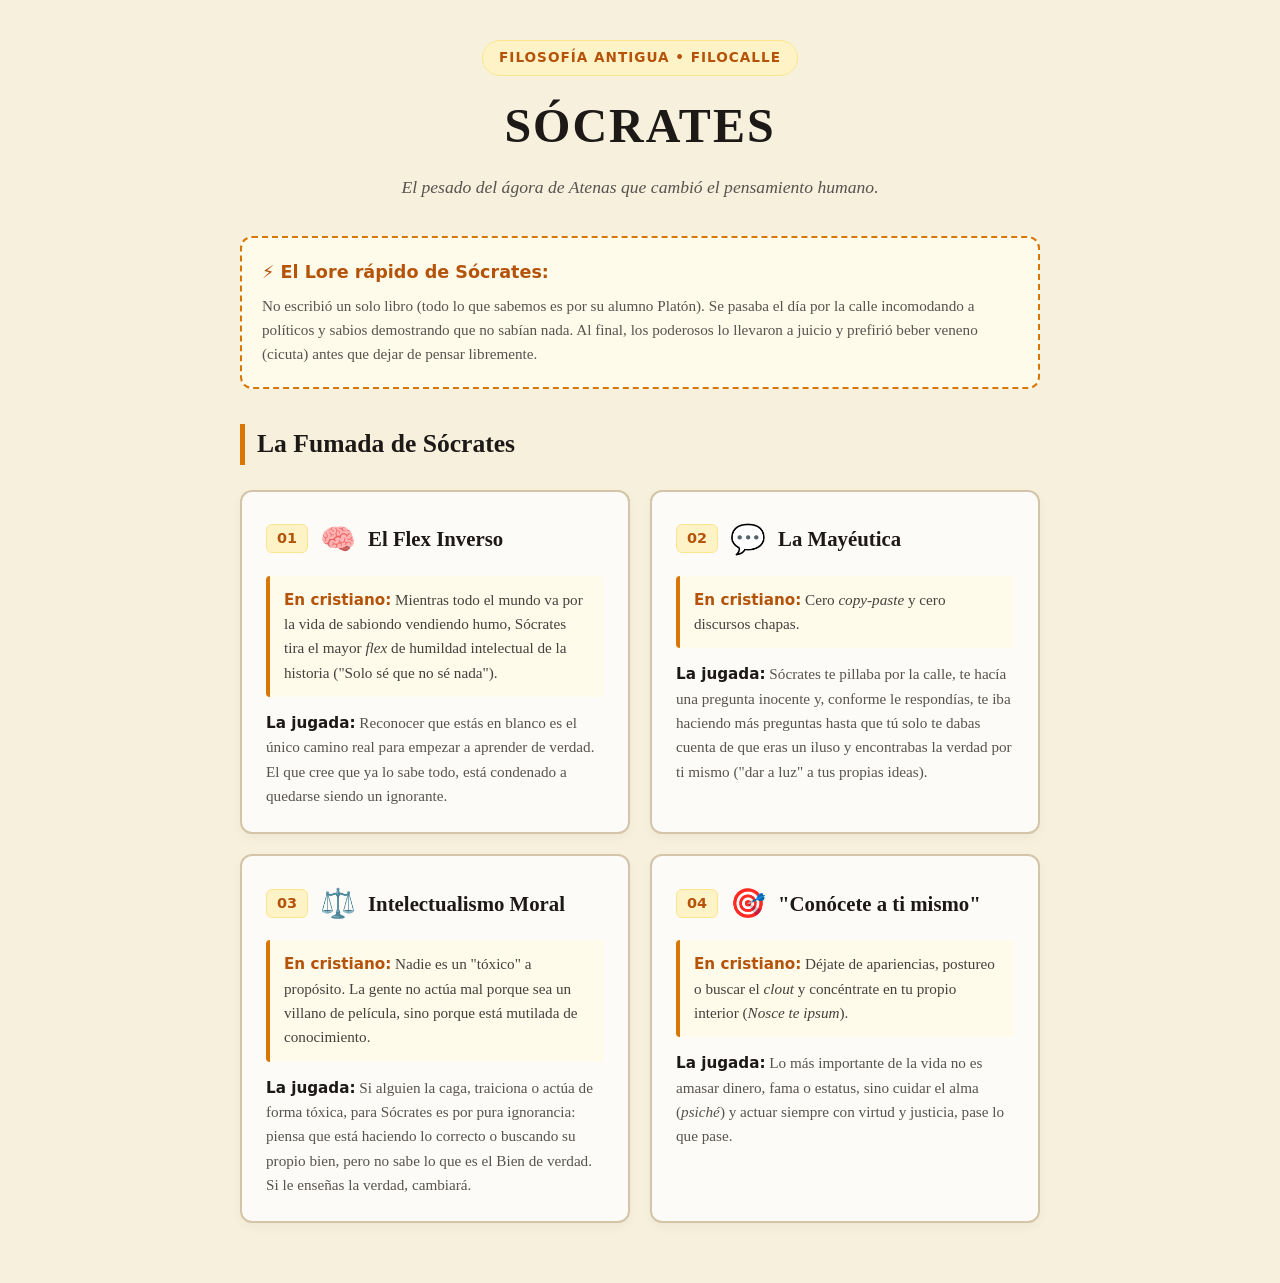
<file: Socrates.html>
<!DOCTYPE html>
<html lang="es">
<head>
  <meta charset="UTF-8">
  <meta name="viewport" content="width=device-width, initial-scale=1.0">
  <title>Filocalle | Sócrates</title>
  <style>
    :root {
      --bg-papyrus: #f6f0dd;
      --card-bg: #fdfbf7;
      --accent-yellow: #d97706;
      --accent-gold: #b45309;
      --border-ancient: #d4c5a9;
      --text-dark: #292524;
      --text-muted: #57534e;
      --radius: 12px;
    }

    * {
      box-sizing: border-box;
      margin: 0;
      padding: 0;
      font-family: 'Georgia', 'Times New Roman', serif;
    }

    body {
      background-color: var(--bg-papyrus);
      color: var(--text-dark);
      line-height: 1.6;
      padding: 20px;
      display: flex;
      justify-content: center;
    }

    .container {
      max-width: 800px;
      width: 100%;
    }

    header {
      text-align: center;
      margin-bottom: 35px;
      padding-top: 20px;
    }

    .badge {
      display: inline-block;
      background-color: #fef3c7;
      color: var(--accent-gold);
      font-weight: 700;
      font-size: 0.85rem;
      padding: 6px 16px;
      border-radius: 20px;
      margin-bottom: 12px;
      border: 1px solid #fde68a;
      text-transform: uppercase;
      letter-spacing: 1px;
      font-family: system-ui, -apple-system, sans-serif;
    }

    h1 {
      font-size: 3rem;
      font-weight: 900;
      margin-bottom: 8px;
      color: #1c1917;
      letter-spacing: 2px;
    }

    .subtitle {
      color: var(--text-muted);
      font-size: 1.1rem;
      font-style: italic;
    }

    .section-title {
      font-size: 1.6rem;
      margin-bottom: 25px;
      border-left: 5px solid var(--accent-yellow);
      padding-left: 12px;
      color: #1c1917;
    }

    /* Grid de tarjetas para la fumada de Sócrates */
    .grid {
      display: grid;
      grid-template-columns: repeat(auto-fit, minmax(300px, 1fr));
      gap: 20px;
      margin-bottom: 40px;
    }

    .card {
      background-color: var(--card-bg);
      border: 2px solid var(--border-ancient);
      border-radius: var(--radius);
      padding: 24px;
      box-shadow: 0 4px 12px rgba(0, 0, 0, 0.04);
      transition: transform 0.2s, border-color 0.2s;
      display: flex;
      flex-direction: column;
    }

    .card:hover {
      transform: translateY(-4px);
      border-color: var(--accent-yellow);
    }

    .card-header {
      display: flex;
      align-items: center;
      gap: 12px;
      margin-bottom: 14px;
    }

    .card-icon {
      font-size: 1.8rem;
    }

    .card-num {
      background-color: #fef3c7;
      color: var(--accent-gold);
      font-weight: 800;
      font-size: 0.9rem;
      padding: 2px 10px;
      border-radius: 6px;
      border: 1px solid #fde68a;
      font-family: system-ui, -apple-system, sans-serif;
    }

    .card h3 {
      font-size: 1.3rem;
      color: #1c1917;
    }

    .en-cristiano {
      background-color: #fffbeb;
      border-left: 4px solid var(--accent-yellow);
      padding: 12px 14px;
      border-radius: 4px;
      font-size: 0.95rem;
      color: #44403c;
      margin-bottom: 14px;
    }

    .en-cristiano strong {
      color: var(--accent-gold);
      font-family: system-ui, -apple-system, sans-serif;
    }

    .jugada {
      color: var(--text-muted);
      font-size: 0.95rem;
    }

    .jugada strong {
      color: #1c1917;
      font-family: system-ui, -apple-system, sans-serif;
    }

    /* Lore rápido de Sócrates */
    .lore-box {
      background-color: #fffbeb;
      border: 2px dashed var(--accent-yellow);
      border-radius: var(--radius);
      padding: 20px;
      margin-bottom: 35px;
    }

    .lore-box h4 {
      color: var(--accent-gold);
      margin-bottom: 8px;
      font-size: 1.1rem;
      font-family: system-ui, -apple-system, sans-serif;
    }

    .lore-box p {
      color: var(--text-muted);
      font-size: 0.95rem;
    }

    footer {
      text-align: center;
      margin-top: 50px;
      color: var(--text-muted);
      font-size: 0.85rem;
      border-top: 1px solid var(--border-ancient);
      padding-top: 20px;
      font-family: system-ui, -apple-system, sans-serif;
    }
  </style>
</head>
<body>

  <div class="container">
    
    <!-- HEADER -->
    <header>
      <span class="badge">Filosofía Antigua • Filocalle</span>
      <h1>SÓCRATES</h1>
      <p class="subtitle">El pesado del ágora de Atenas que cambió el pensamiento humano.</p>
    </header>

    <!-- LORE RÁPIDO -->
    <div class="lore-box">
      <h4>⚡ El Lore rápido de Sócrates:</h4>
      <p>No escribió un solo libro (todo lo que sabemos es por su alumno Platón). Se pasaba el día por la calle incomodando a políticos y sabios demostrando que no sabían nada. Al final, los poderosos lo llevaron a juicio y prefirió beber veneno (cicuta) antes que dejar de pensar libremente.</p>
    </div>

    <h2 class="section-title">La Fumada de Sócrates</h2>

    <!-- GRID DE CONCEPTOS -->
    <div class="grid">
      
      <!-- CONCEPT 1 -->
      <div class="card">
        <div class="card-header">
          <span class="card-num">01</span>
          <span class="card-icon">🧠</span>
          <h3>El Flex Inverso</h3>
        </div>
        <div class="en-cristiano">
          <strong>En cristiano:</strong> Mientras todo el mundo va por la vida de sabiondo vendiendo humo, Sócrates tira el mayor <em>flex</em> de humildad intelectual de la historia ("Solo sé que no sé nada").
        </div>
        <p class="jugada">
          <strong>La jugada:</strong> Reconocer que estás en blanco es el único camino real para empezar a aprender de verdad. El que cree que ya lo sabe todo, está condenado a quedarse siendo un ignorante.
        </p>
      </div>

      <!-- CONCEPT 2 -->
      <div class="card">
        <div class="card-header">
          <span class="card-num">02</span>
          <span class="card-icon">💬</span>
          <h3>La Mayéutica</h3>
        </div>
        <div class="en-cristiano">
          <strong>En cristiano:</strong> Cero <em>copy-paste</em> y cero discursos chapas.
        </div>
        <p class="jugada">
          <strong>La jugada:</strong> Sócrates te pillaba por la calle, te hacía una pregunta inocente y, conforme le respondías, te iba haciendo más preguntas hasta que tú solo te dabas cuenta de que eras un iluso y encontrabas la verdad por ti mismo ("dar a luz" a tus propias ideas).
        </p>
      </div>

      <!-- CONCEPT 3 -->
      <div class="card">
        <div class="card-header">
          <span class="card-num">03</span>
          <span class="card-icon">⚖️</span>
          <h3>Intelectualismo Moral</h3>
        </div>
        <div class="en-cristiano">
          <strong>En cristiano:</strong> Nadie es un "tóxico" a propósito. La gente no actúa mal porque sea un villano de película, sino porque está mutilada de conocimiento.
        </div>
        <p class="jugada">
          <strong>La jugada:</strong> Si alguien la caga, traiciona o actúa de forma tóxica, para Sócrates es por pura ignorancia: piensa que está haciendo lo correcto o buscando su propio bien, pero no sabe lo que es el Bien de verdad. Si le enseñas la verdad, cambiará.
        </p>
      </div>

      <!-- CONCEPT 4 -->
      <div class="card">
        <div class="card-header">
          <span class="card-num">04</span>
          <span class="card-icon">🎯</span>
          <h3>"Conócete a ti mismo"</h3>
        </div>
        <div class="en-cristiano">
          <strong>En cristiano:</strong> Déjate de apariencias, postureo o buscar el <em>clout</em> y concéntrate en tu propio interior (<em>Nosce te ipsum</em>).
        </div>
        <p class="jugada">
          <strong>La jugada:</strong> Lo más importante de la vida no es amasar dinero, fama o estatus, sino cuidar el alma (<em>psiché</em>) y actuar siempre con virtud y justicia, pase lo que pase.
        </p>
      </div>

    </div>

  </div>

</body>
</html>
</file>
<file: style.css>
/* Importamos fuentes estilo antiguo/clásico desde Google Fonts */
@import url('https://fonts.googleapis.com/css2?family=Cinzel:wght@500;700;900&family=IM+Fell+English:ital@0;1&display=swap');

/* Reset básico */
* {
    margin: 0;
    padding: 0;
    box-sizing: border-box;
}

body {
    font-family: 'IM Fell English', serif; /* Fuente con estilo impreso antiguo */
    color: #2b1d0c; /* Tinta café/marrón oscura */
    /* Fondo estilo pergamino/mármol antiguo */
    background: #f2e3c6 url('https://www.transparenttextures.com/patterns/aged-paper.png');
    min-height: 100vh;
    position: relative;
}

/* Capa de textura sepia y viñeta vintage en los bordes */
.background-overlay {
    position: fixed;
    top: 0;
    left: 0;
    width: 100%;
    height: 100%;
    background: radial-gradient(circle, transparent 40%, rgba(43, 29, 12, 0.4) 100%);
    pointer-events: none;
    z-index: 1;
}

/* Header / Hero */
.hero {
    text-align: center;
    padding: 60px 20px 30px;
    position: relative;
    z-index: 2;
}

.logo {
    font-family: 'Cinzel', serif; /* Fuente estilo grabado romano/griego */
    font-size: 3.8rem;
    font-weight: 900;
    letter-spacing: 4px;
    text-transform: uppercase;
    color: #4a150e; /* Rojo burdeos clásico */
    text-shadow: 2px 2px 4px rgba(0, 0, 0, 0.2);
}

.highlight {
    color: #8c6d27; /* Dorado viejo */
    font-style: italic;
}

.tagline {
    font-size: 1.3rem;
    color: #5c4428;
    margin-top: 10px;
    font-style: italic;
}

/* Layout Principal */
.container {
    max-width: 1200px;
    margin: 0 auto;
    padding: 20px;
    position: relative;
    z-index: 2;
}

.section-title {
    font-family: 'Cinzel', serif;
    font-size: 2.2rem;
    margin-bottom: 40px;
    text-align: center;
    color: #4a150e;
    border-bottom: 2px solid #8c6d27;
    display: inline-block;
    padding-bottom: 5px;
    letter-spacing: 2px;
}

/* Grid de Tarjetas */
.grid-filosofos {
    display: grid;
    grid-template-columns: repeat(auto-fit, minmax(260px, 1fr));
    gap: 35px;
}

/* Tarjeta estilo Pergamino / Papiro Antiguo */
.card {
    background: #e8d5b5;
    border: 2px solid #8c6d27;
    border-radius: 4px; /* Esquinas casi rectas, estilo libro antiguo */
    overflow: hidden;
    box-shadow: 5px 5px 15px rgba(0, 0, 0, 0.2), inset 0 0 20px rgba(140, 109, 39, 0.2);
    transition: transform 0.3s ease, box-shadow 0.3s ease;
    position: relative;
    height: 100%;
    box-sizing: border-box;
}

.card:hover {
    transform: translateY(-6px);
    box-shadow: 8px 12px 20px rgba(0, 0, 0, 0.3), inset 0 0 25px rgba(140, 109, 39, 0.3);
}

/* Imágenes con tono Sepia/Grabado */
.card-image {
    height: 220px;
    background-size: cover;
    background-position: center;
    filter: sepia(0.6) contrast(1.1) brightness(0.9); /* Efecto foto/escultura antigua */
    border-bottom: 2px solid #8c6d27;
}
.socrates-img {
    background-image: url('socrates.webp');
}
.platon-img {
    background-image: url('Platon.jpg');
}
.aristoteles-img {
    background-image: url('aristoteles.webp');
}
.descartes-img {
    background-image: url('descartes.webp');
}
.rousseau-img {
    background-image: url('rousseau.jpg');
}

.nietzsche-img {
    background-image: url('friedrich-nietzsche.jpeg');
}
.marx-img {
    background-image: url('marx.webp');
}

.kant-img {
    background-image: url('kant.jpg');
}

.diogenes-img {
    background-image: url('diogenes.jpg');
}

/* Contenido de la tarjeta */
.card-content {
    padding: 22px;
}

.filosofo-tag {
    font-family: 'Cinzel', serif;
    font-size: 0.85rem;
    text-transform: uppercase;
    font-weight: 700;
    color: #8c6d27;
    letter-spacing: 2px;
}

.filosofo-nombre {
    font-family: 'Cinzel', serif;
    font-size: 1.35rem;
    color: #4a150e;
    margin: 6px 0 12px;
}

.frase-callejera {
    font-size: 1.05rem;
    line-height: 1.5;
    color: #2b1d0c;
    font-style: italic;
}
/* Corrección para que la etiqueta <a> respete el tamaño exacto del Grid */
.card-link {
    text-decoration: none;
    color: inherit;
    display: flex;         /* o block, pero flex permite estirar la tarjeta */
    flex-direction: column;
    width: 100%;
    height: 100%;          /* Asegura que llene todo el alto disponible */
}

.card-link:visited,
.card-link:active,
.card-link:hover {
    color: inherit;
    text-decoration: none;
}
</file>
